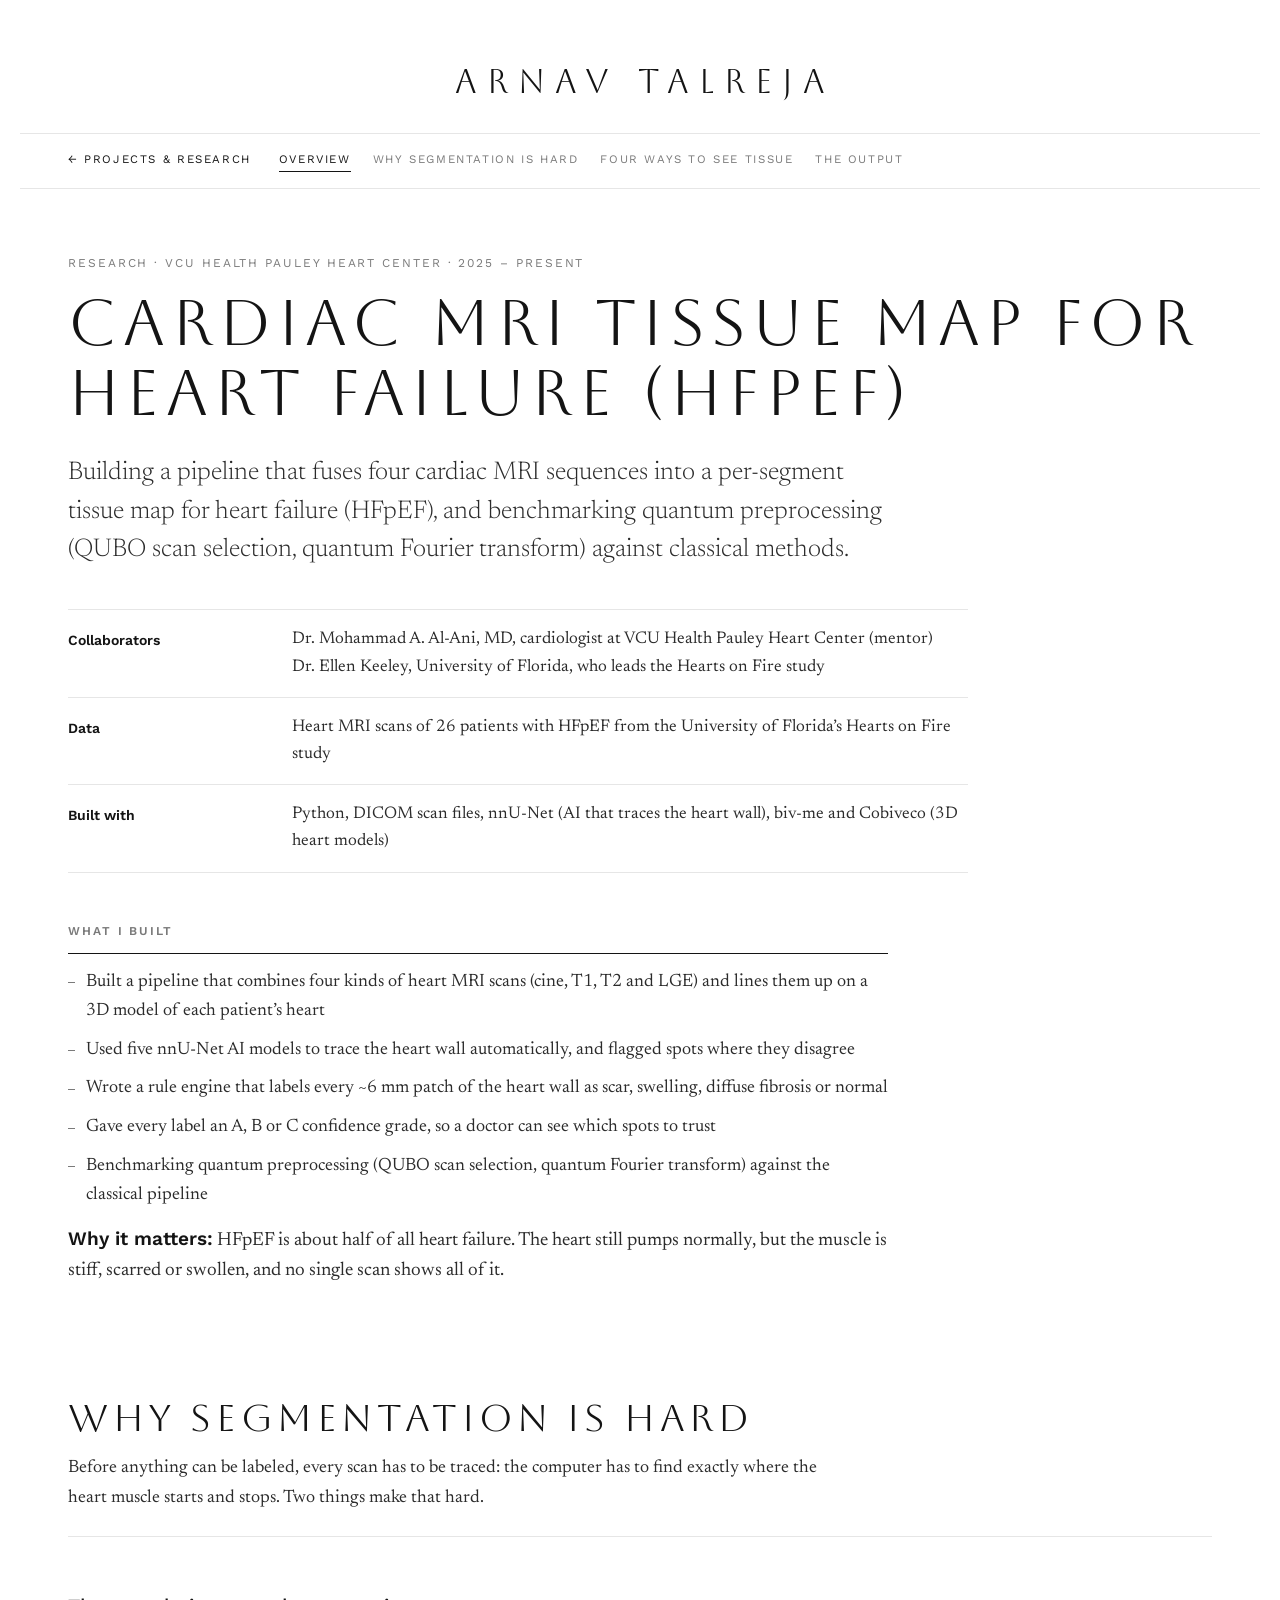
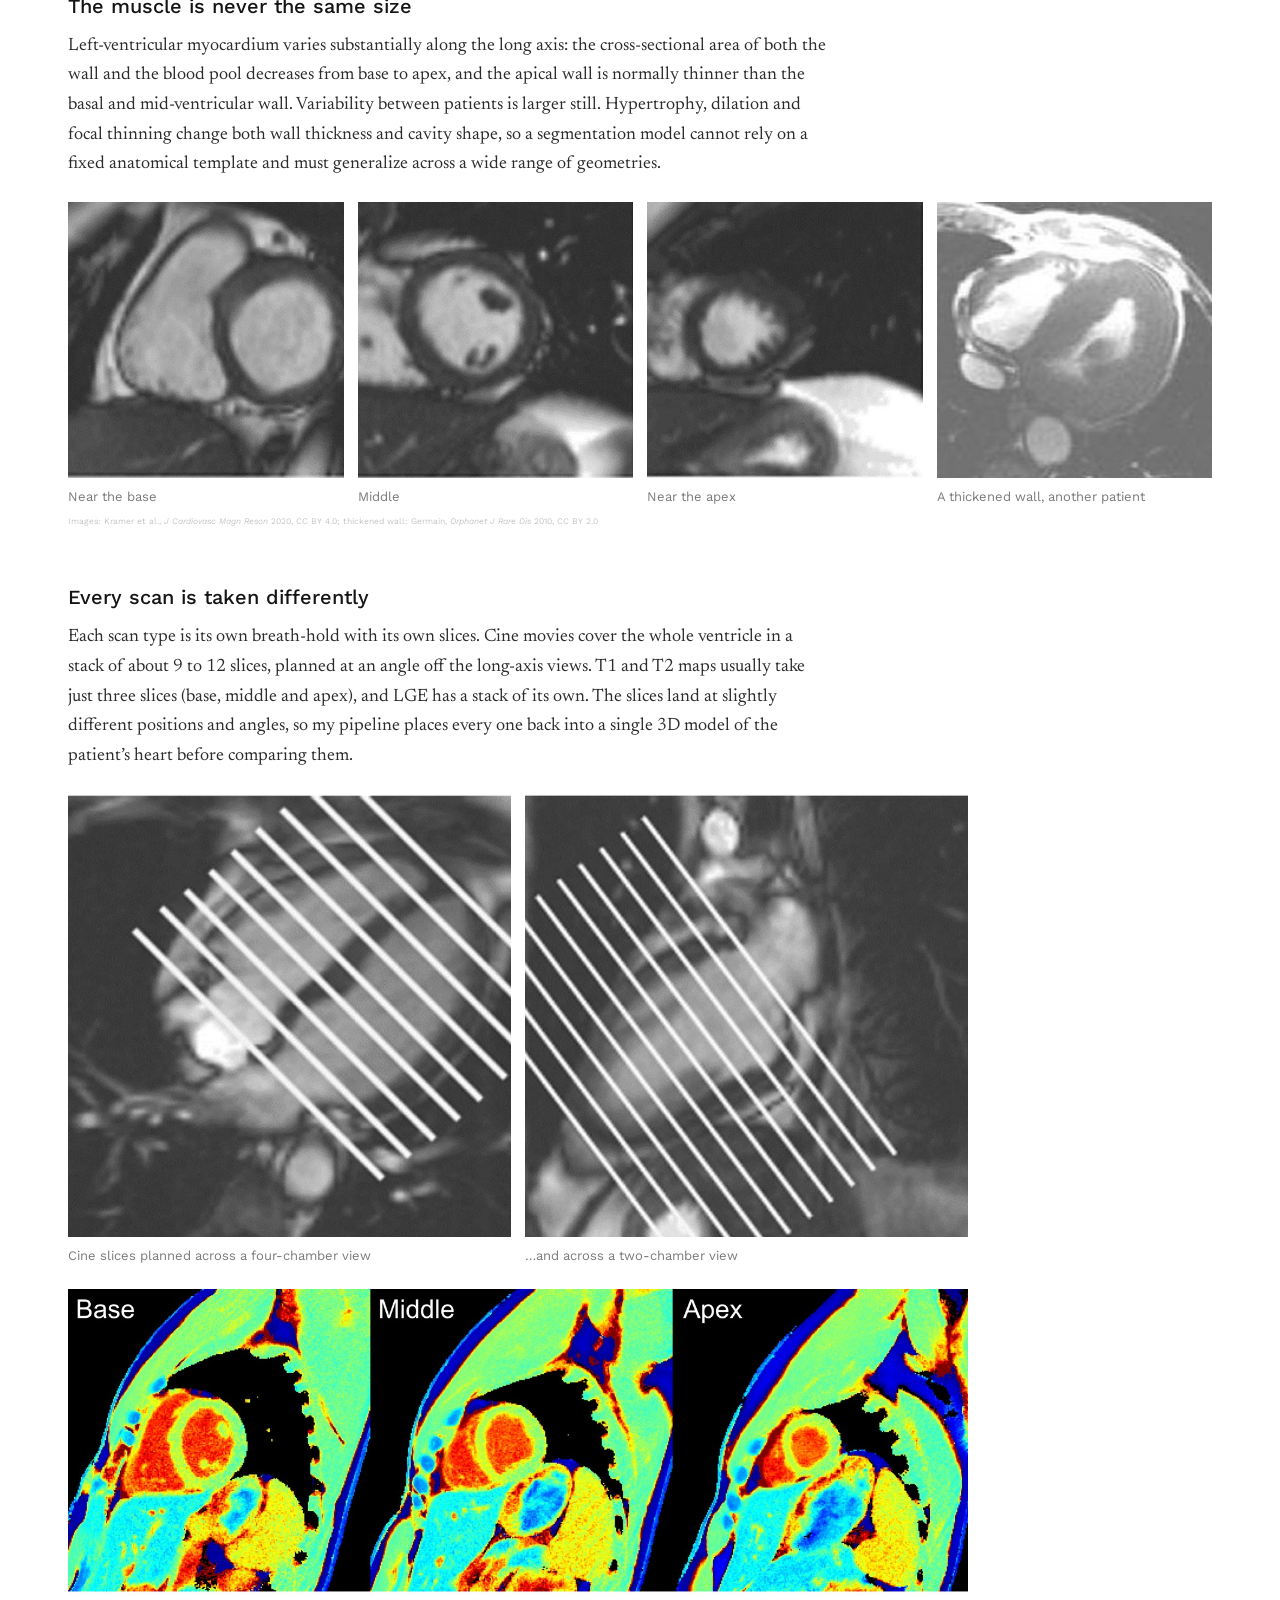
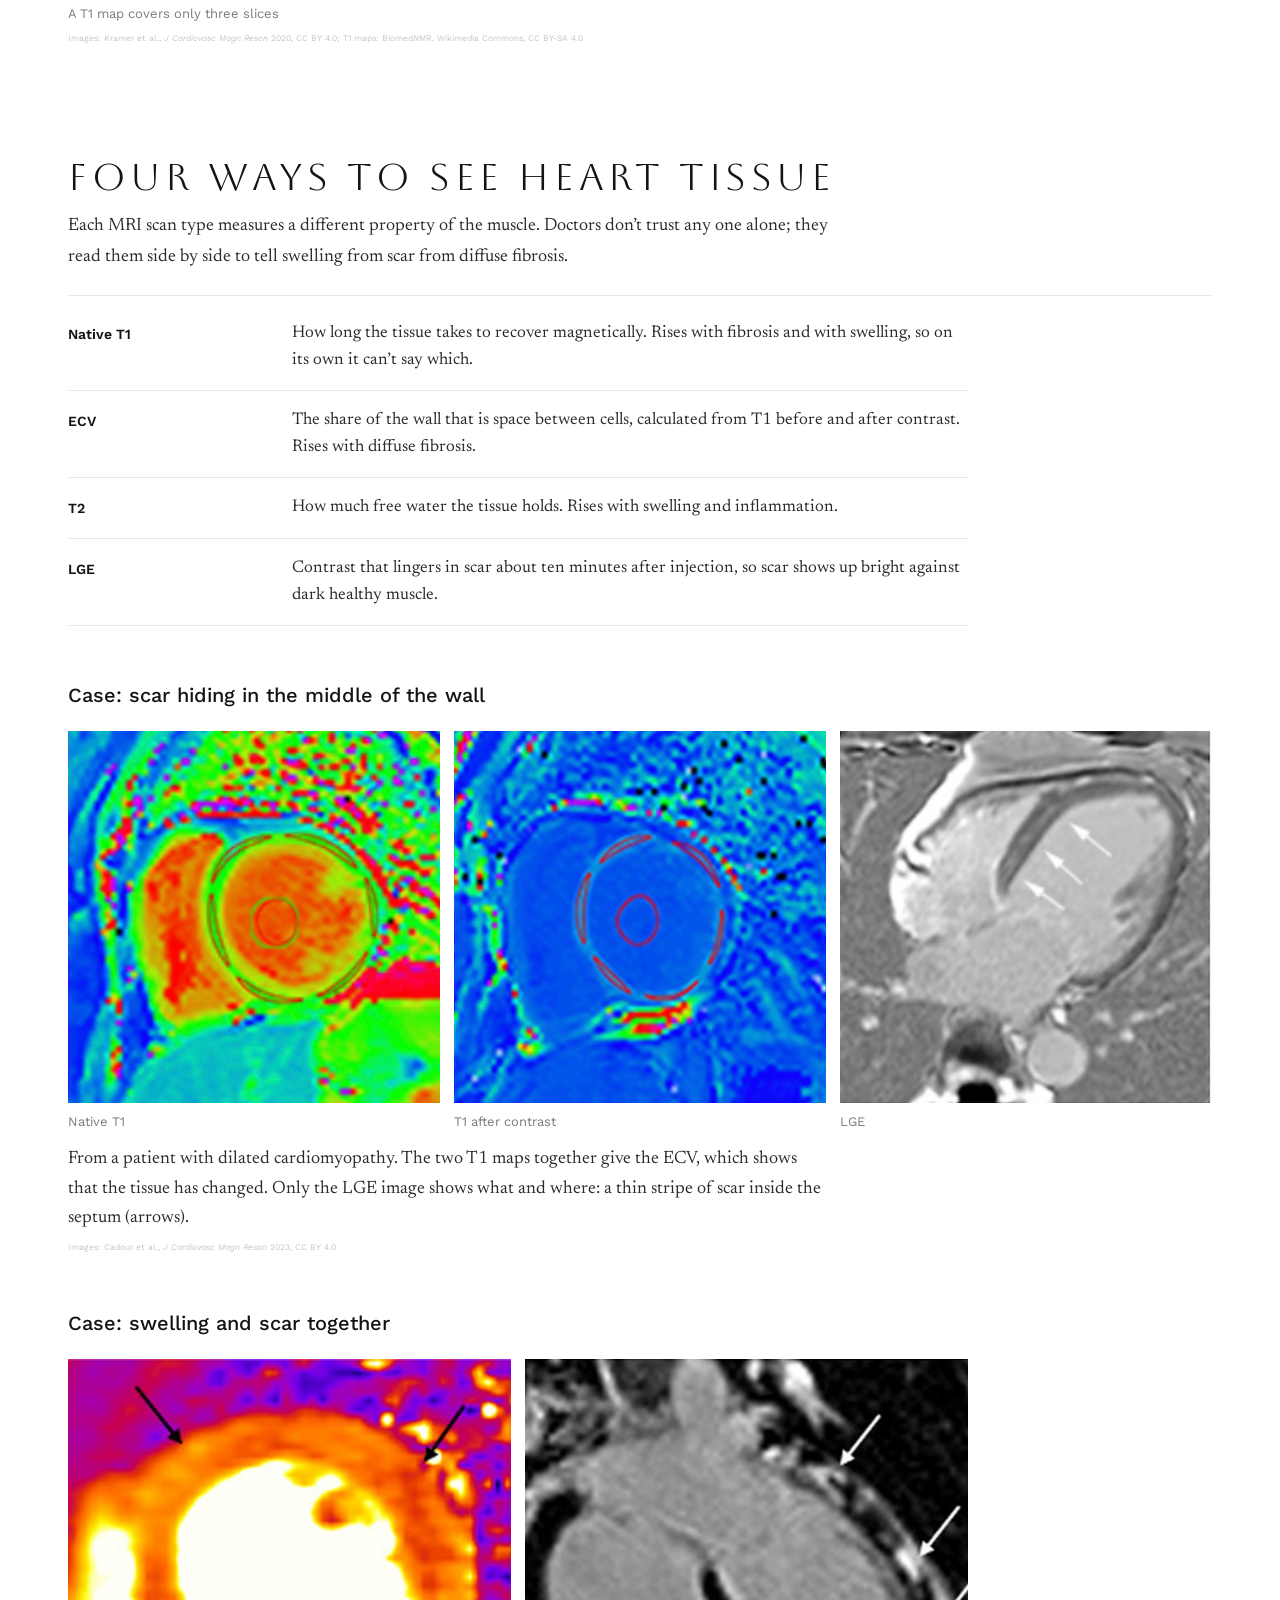
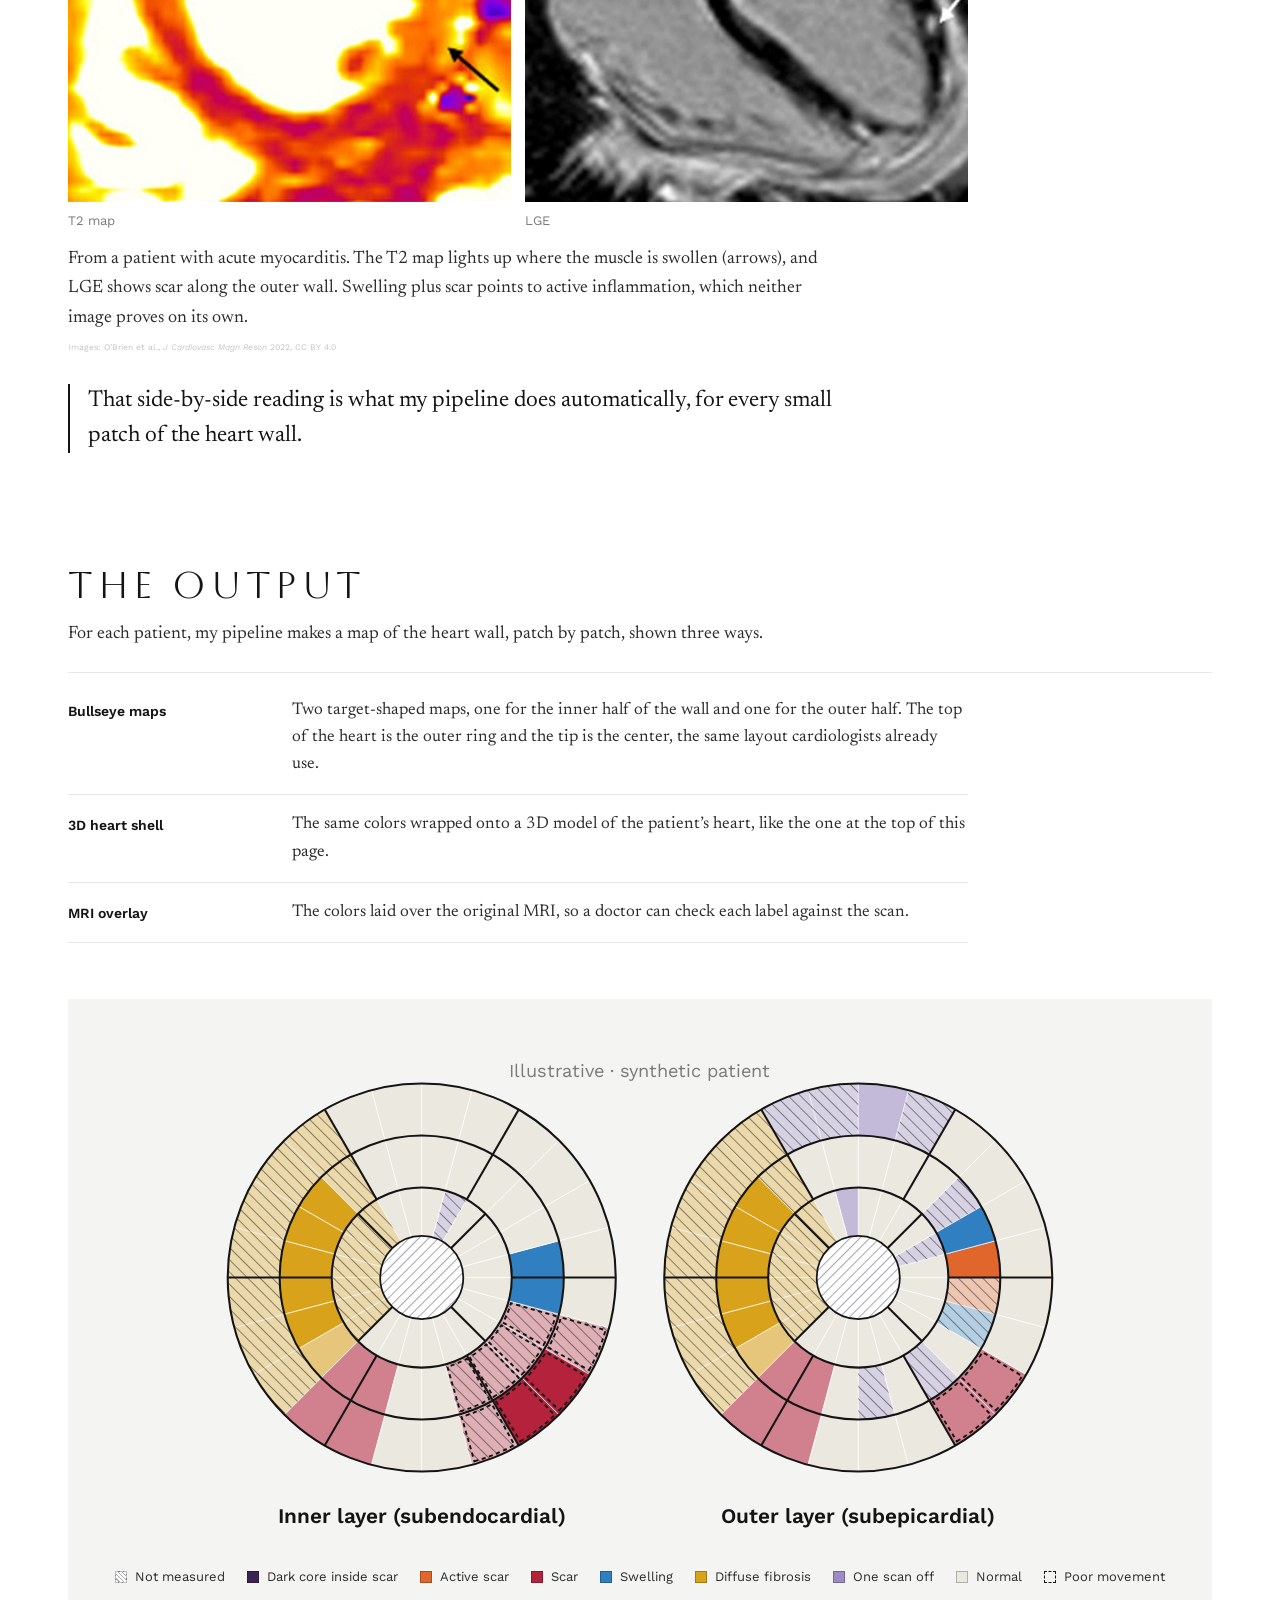
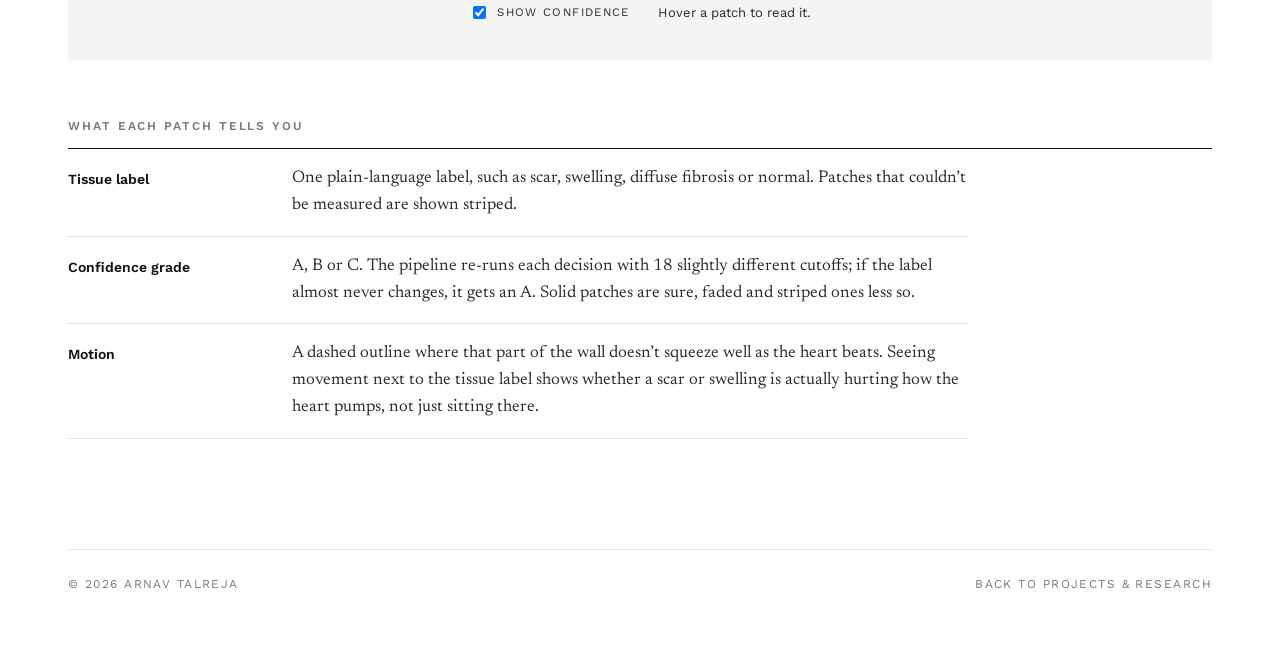
<file: cardiac-mri.html>
<!doctype html>
<html lang="en">
<head>
<meta charset="utf-8">
<meta name="viewport" content="width=device-width, initial-scale=1">
<title>Cardiac MRI Tissue Map for Heart Failure (HFpEF) · Arnav Talreja</title>
<meta name="description" content="A cardiac MRI research pipeline that labels every ~6 mm patch of the left ventricle wall with a tissue class and a confidence grade. All images are illustrative.">
<link rel="preconnect" href="https://fonts.googleapis.com">
<link rel="preconnect" href="https://fonts.gstatic.com" crossorigin>
<link href="https://fonts.googleapis.com/css2?family=Aboreto&family=Newsreader:ital,opsz,wght@0,6..72,300;0,6..72,400;1,6..72,300;1,6..72,400&family=Work+Sans:wght@300;400;500;600&display=swap" rel="stylesheet">
<link rel="stylesheet" href="css/style.css?v=1791290000">
<style>
:root{--tissue:#efe6e0}
body{background:var(--bg)}
.cm-nav{position:sticky;top:0;z-index:20;display:flex;align-items:center;gap:28px;max-width:var(--wide);margin:0 auto;padding:14px var(--pad);background:rgba(255,255,255,.94);backdrop-filter:blur(6px);border-top:1px solid var(--hair);border-bottom:1px solid var(--hair);font-family:var(--sans);font-size:11.5px;letter-spacing:.14em;text-transform:uppercase}
.cm-nav a{text-decoration:none;color:var(--grey);white-space:nowrap;padding-bottom:2px;border-bottom:1px solid transparent;transition:color .3s,border-color .3s}
.cm-nav a:hover,.cm-nav a.is-active{color:var(--ink);border-bottom-color:var(--ink)}
.cm-nav__back{color:var(--ink)!important}
.cm-nav__links{display:flex;gap:22px;overflow-x:auto;scrollbar-width:none;flex:1;padding:2px 0}
.cm-nav__links::-webkit-scrollbar{display:none}
.cm{max-width:var(--wide);margin:0 auto;padding:0 var(--pad) 40px}
.cm-sec{padding-top:110px;scroll-margin-top:40px}
.cm-hero{padding-top:64px}
.cm-kicker{font-family:var(--sans);font-size:12px;letter-spacing:.16em;text-transform:uppercase;color:var(--grey)}
.cm-title{font-family:var(--caps);font-weight:400;font-size:clamp(30px,5vw,64px);letter-spacing:.1em;text-transform:uppercase;line-height:1.1;margin-top:14px}
.cm-lead{max-width:820px;margin-top:26px;font-weight:300;font-size:clamp(20px,2vw,26px);line-height:1.5;color:var(--body)}
.cm-rows{margin-top:40px;border-top:1px solid var(--hair);max-width:900px}
.cm-rows div{display:grid;grid-template-columns:200px minmax(0,1fr);gap:24px;padding:16px 0;border-bottom:1px solid var(--hair)}
.cm-rows dt{font-family:var(--sans);font-weight:600;font-size:14px;padding-top:3px}
.cm-rows dd{color:var(--body);font-size:17px;line-height:1.6}
.cm-fig{margin-top:56px}
.cm-fig .iso{font-family:var(--sans)}
.cm-head{display:grid;gap:12px;padding-bottom:22px;border-bottom:1px solid var(--hair);margin-bottom:8px}
.cm-head p{max-width:760px;color:var(--body);font-size:18px}
.cm-h{font-family:var(--caps);font-weight:400;font-size:clamp(24px,3vw,42px);letter-spacing:.12em;text-transform:uppercase;line-height:1.15}
.cm-idea{margin-top:48px;max-width:820px}
.cm-idea__big{font-family:var(--caps);font-size:clamp(24px,3vw,38px);letter-spacing:.08em;text-transform:uppercase;margin:14px 0 12px;line-height:1.2}
.cm-idea p:last-child{color:var(--body)}
.cm-why{margin-top:64px;background:var(--ink);color:#fff;padding:clamp(28px,4vw,48px)}
.cm-why__h{font-family:var(--caps);font-weight:400;font-size:clamp(20px,2.4vw,30px);letter-spacing:.14em;text-transform:uppercase}
.cm-why__grid{display:grid;grid-template-columns:repeat(3,minmax(0,1fr));gap:28px 40px;margin-top:26px}
.cm-why b{font-family:var(--sans);font-weight:600;font-size:12px;letter-spacing:.16em;text-transform:uppercase;color:rgba(255,255,255,.66)}
.cm-why p{margin-top:8px;font-size:17px;line-height:1.6;color:rgba(255,255,255,.92)}
/* stepper */
.cm-step[hidden]{display:none}
.cm-steps{margin-top:30px}
.cm-tabs{display:flex;flex-wrap:wrap;gap:8px 24px;font-family:var(--sans);font-size:12px;letter-spacing:.14em;text-transform:uppercase}
.cm-tabs button,.cm-step__nav button{color:var(--grey);padding-bottom:3px;border-bottom:1px solid transparent;transition:color .3s,border-color .3s;font:inherit;letter-spacing:inherit;text-transform:inherit;background:none;cursor:pointer}
.cm-tabs button:hover{color:var(--ink)}
.cm-tabs button[aria-selected="true"]{color:var(--ink);border-bottom-color:var(--ink)}
.cm-step{display:grid;grid-template-columns:minmax(0,7fr) minmax(0,5fr);gap:clamp(28px,5vw,72px);align-items:center;margin-top:34px}
.cm-step__fig{margin:0;background:var(--soft);padding:clamp(14px,3vw,34px)}
.cm-step__fig svg{display:block;width:100%;height:auto;max-height:520px}
.cm-step__fig figcaption{margin-top:10px;font-size:13px;font-style:italic;color:var(--grey)}
.cm-pair{display:grid;grid-template-columns:1fr 1fr;gap:12px}
.cm-step__text h3{font-family:var(--sans);font-weight:500;font-size:22px;line-height:1.3}
.cm-step__text p{margin-top:14px;color:var(--body)}
.cm-step__text b{font-weight:500;color:var(--ink)}
.cm-step__nav{display:flex;gap:28px;font-family:var(--sans);font-size:12px;letter-spacing:.14em;text-transform:uppercase}
.cm-step__nav button:hover{color:var(--ink);border-bottom-color:var(--ink)}
/* channel cards */
.cm-cards{display:grid;grid-template-columns:repeat(4,minmax(0,1fr));gap:0;margin-top:48px;border-top:1px solid var(--ink)}
.cm-cards li{padding:22px 22px 26px 0;border-bottom:1px solid var(--hair)}
.cm-cards li+li{padding-left:22px;border-left:1px solid var(--hair)}
.cm-cards h3{font-family:var(--sans);font-weight:600;font-size:15px;line-height:1.35}
.cm-cards p{margin-top:10px;font-size:16px;line-height:1.6;color:var(--body)}
.cm-like{font-style:italic}
.cm-up span,.cm-flow__carry span,.cm-flow__track span{display:block;font-family:var(--sans);font-size:10.5px;letter-spacing:.16em;text-transform:uppercase;color:var(--grey);margin-bottom:4px;font-style:normal}
.cm-note{max-width:820px;margin-top:28px;color:var(--body);font-size:17px}
.cm-note b{font-weight:500;color:var(--ink)}
.cm-key{max-width:820px;margin-top:30px;padding-left:18px;border-left:2px solid var(--ink);font-size:clamp(19px,1.8vw,23px);line-height:1.5}
/* pipeline */
.cm-flow{display:grid;grid-template-columns:repeat(6,minmax(0,1fr) 16px) minmax(0,1fr);align-items:stretch;margin-top:36px}
.cm-flow{grid-template-rows:auto auto}
.cm-flow__stage{display:grid;grid-column:var(--col);grid-row:1 / span 2;grid-template-rows:subgrid;min-width:0}
.cm-flow__card{border:1px solid var(--ink);padding:14px 12px 16px;background:#fff}
.cm-flow__card h3{font-family:var(--sans);font-weight:600;font-size:14px;line-height:1.3}
.cm-flow__card p{margin-top:8px;font-size:14.5px;line-height:1.5;color:var(--body)}
.cm-flow__stage--out .cm-flow__card{background:var(--ink);color:#fff}
.cm-flow__stage--out .cm-flow__card p{color:rgba(255,255,255,.88)}
.cm-flow__carry{margin-top:18px;padding:12px 12px 14px;background:var(--soft);border-top:2px solid var(--ink);font-size:14px;line-height:1.45;color:var(--ink);position:relative}
.cm-flow__arrow{position:relative;grid-column:var(--col);grid-row:1;align-self:start;margin-top:40px;height:1px;background:var(--ink)}
.cm-flow__arrow::after{content:"";position:absolute;right:-1px;top:-4px;border:4.5px solid transparent;border-left:7px solid var(--ink);border-right:0}
.cm-flow__track{margin-top:20px;max-width:820px;font-size:17px;color:var(--body)}
/* rules + legend */
.cm-two{display:grid;grid-template-columns:minmax(0,7fr) minmax(0,5fr);gap:clamp(28px,5vw,72px);margin-top:56px}
.cm-sub{font-family:var(--sans);font-weight:600;font-size:12px;letter-spacing:.16em;text-transform:uppercase;color:var(--grey);padding-bottom:12px;border-bottom:1px solid var(--ink)}
.cm-rules li{position:relative;padding:14px 0 14px 26px;border-bottom:1px solid var(--hair)}
.cm-rules li::before{content:"";position:absolute;left:6px;top:0;bottom:0;width:1px;background:var(--hair)}
.cm-rules li::after{content:"";position:absolute;left:3px;top:21px;width:7px;height:7px;border-radius:50%;background:var(--ink)}
.cm-rules__q{font-family:var(--sans);font-weight:500;font-size:15.5px}
.cm-rules__a{margin-top:4px;font-size:16px;line-height:1.55;color:var(--body)}
.cm-rules__a b{font-weight:500;color:var(--ink);margin-right:8px}
.cm-sw{display:inline-block;width:12px;height:12px;margin-right:8px;vertical-align:-1px;background:var(--c);border:1px solid rgba(0,0,0,.25)}
.cm-sw--nm{background:repeating-linear-gradient(45deg,#fff 0 2px,#a9a9ad 2px 3px)}
.cm-sw--dash{background:none;border:1.5px dashed var(--ink)}
.cm-legend li{display:grid;grid-template-columns:22px minmax(0,1fr);padding:10px 0;border-bottom:1px solid var(--hair);font-size:15.5px;line-height:1.4}
.cm-legend li .cm-sw{grid-row:span 2;margin-top:4px}
.cm-legend b{font-family:var(--sans);font-weight:500;font-size:14.5px}
.cm-legend small{color:var(--grey);font-size:14px}
.cm-grades{margin-top:22px}
.cm-grades li{padding:8px 0;font-size:15px;color:var(--body);display:flex;gap:10px;align-items:baseline}
.cm-grades b{font-family:var(--sans);font-weight:600;font-size:13.5px;color:var(--ink);white-space:nowrap}
.cm-g{display:inline-block;width:22px;height:12px;flex:none;background:#b5223c}
.cm-g--b{opacity:.5}
.cm-g--c{opacity:.28;background-image:repeating-linear-gradient(-45deg,transparent 0 3px,#000 3px 4px)}
.cm-output{margin:56px 0 0;background:var(--soft);padding:clamp(16px,3vw,36px)}
.cm-output__map svg{display:block;width:100%;max-width:880px;height:auto;margin:0 auto}
.ob-cell{stroke:#fff;stroke-width:.4;transition:opacity .3s}
.ob-cell[data-grade="B"]{opacity:.55}
.ob-cell[data-grade="C"]{opacity:.32}
.is-plain .ob-cell{opacity:1}.is-plain .ob-c{display:none}
.ob-cell:hover{stroke:#141414;stroke-width:1.4}
.cm-output figcaption{display:flex;flex-wrap:wrap;gap:10px 28px;align-items:center;justify-content:center;margin-top:14px;font-family:var(--sans);font-size:13px;color:var(--body)}
.cm-toggle{display:inline-flex;gap:8px;align-items:center;letter-spacing:.12em;text-transform:uppercase;font-size:11.5px;cursor:pointer}
.cm-output__read{min-height:1.4em;font-variant-numeric:tabular-nums}
.cm-chips{display:flex;flex-wrap:wrap;justify-content:center;gap:8px 22px;margin-top:18px;font-family:var(--sans);font-size:13px;color:var(--body)}
.cm-chips li{display:inline-flex;align-items:center}
.cm-idea p{margin-top:14px;font-size:19px;line-height:1.6;color:var(--body)}
.cm-idea b{font-family:var(--sans);font-weight:600;color:var(--ink)}
.cm-thanks--small{font-size:16px;color:var(--grey)}
.cm-end{margin-top:110px}
.cm-sub--gap{margin-top:56px}
.cm-head + .cm-rows,.cm-sub + .cm-rows{margin-top:0;border-top:0}
.cm-points{max-width:none}
.cm-points li{font-size:18px}
.cm-why1{margin-top:26px;font-size:18px;line-height:1.6;color:var(--body)}
.cm-why1 b{font-family:var(--sans);font-weight:600;color:var(--ink)}
.cm-idea .cm-sub{margin-bottom:6px}
.cm-h3{font-family:var(--sans);font-weight:500;font-size:20px;line-height:1.35;margin-top:56px}
.cm-p{max-width:760px;margin-top:12px;font-size:18px;line-height:1.65;color:var(--body)}
.cm-shots{display:grid;gap:14px;margin-top:22px}
.cm-shots--4{grid-template-columns:repeat(4,minmax(0,1fr))}
.cm-shots--3{grid-template-columns:repeat(3,minmax(0,1fr))}
.cm-shots--2{grid-template-columns:repeat(2,minmax(0,1fr));max-width:900px}
.cm-shots--plan{grid-template-columns:repeat(2,minmax(0,1fr));max-width:900px}
.cm-shots--1{max-width:900px}
.cm-shot{margin:0}
.cm-shots--4 img,.cm-shots--3 img,.cm-shots--2 img,.cm-shots--plan img{aspect-ratio:1;object-fit:cover}
.cm-shot img{display:block;width:100%;height:auto;background:#000}
.cm-shot figcaption{margin-top:8px;font-family:var(--sans);font-size:13px;color:var(--grey)}
.cm-credit{margin-top:6px;font-family:var(--sans);font-size:8.5px;color:#c4c4c4}
.cm-thanks{max-width:820px;margin-top:26px;font-size:19px;line-height:1.7;color:var(--body)}
.cm .foot{margin-top:90px}
/* kit card inside the site */
.cm .iso-plate-corners,.cm .iso-keys{display:none}
.cm .iso-plate{padding:22px 18px}
.cm .lb-pick{font-family:var(--sans);font-size:12px;letter-spacing:.14em;color:var(--grey)}
.cm .lb-call{font-family:var(--serif);font-size:16px;letter-spacing:0;color:var(--body)}
.cm .iso-figure{margin:0}
.cm .iso-plate{box-shadow:0 0 0 1px var(--hair)}
.cm .iso-legend{font-family:var(--serif);font-size:15px}
@media (max-width:1100px){
  .cm-flow{grid-template-columns:minmax(0,1fr);grid-template-rows:none;gap:0}
  .cm-flow__arrow,.cm-flow__stage{grid-column:auto!important}
  .cm-flow__arrow{grid-row:auto}
  .cm-flow__stage{grid-row:auto!important;grid-template-columns:minmax(0,1fr) minmax(0,1fr);grid-template-rows:none;gap:14px}
  .cm-flow__carry{margin-top:0;border-top:0;border-left:2px solid var(--ink)}
  .cm-flow__arrow{height:22px;width:1px;margin:0 0 0 24px}
  .cm-flow__arrow::after{right:auto;left:-4px;top:auto;bottom:-1px;border:4.5px solid transparent;border-top:7px solid var(--ink);border-bottom:0}
  .cm-cards{grid-template-columns:repeat(2,minmax(0,1fr))}
  .cm-cards li:nth-child(3){padding-left:0;border-left:0}
}
@media (max-width:820px){
  .cm-step,.cm-two{grid-template-columns:minmax(0,1fr)}
  .cm-why__grid{grid-template-columns:minmax(0,1fr)}
  .cm-rows div{grid-template-columns:minmax(0,1fr);gap:4px}
}
@media (max-width:820px){.cm-shots--4{grid-template-columns:repeat(2,minmax(0,1fr))}}
@media (max-width:560px){
  .cm-shots--3,.cm-shots--2,.cm-shots--plan{grid-template-columns:minmax(0,1fr)}
  .cm-cards{grid-template-columns:minmax(0,1fr)}
  .cm-cards li+li{padding-left:0;border-left:0}
  .cm-flow__stage{grid-template-columns:minmax(0,1fr)}
  .cm-flow__carry{border-left:0;border-top:2px solid var(--ink)}
  .cm-pair{grid-template-columns:minmax(0,1fr)}
  .cm-nav{gap:18px}
  .cm-sec{padding-top:80px}
  .cm .iso-plate{overflow:hidden;padding:14px 10px}
  .cm .iso-plate .iso-svg{width:116%;max-width:none;margin-left:-8%}
}
</style>
</head>
<body>

<a class="skip" href="#main">Skip to content</a>
<header class="mast" id="top"><a class="mast__name" href="index.html">Arnav Talreja</a></header>
<nav class="cm-nav" aria-label="On this page"><a class="cm-nav__back" href="index.html#projects">← Projects &amp; Research</a><div class="cm-nav__links"><a href="#overview">Overview</a><a href="#segmentation">Why segmentation is hard</a><a href="#channels">Four ways to see tissue</a><a href="#output">The output</a></div></nav>
<main id="main" class="cm">

<section id="overview" class="cm-sec cm-hero">
  <p class="cm-kicker">Research · VCU Health Pauley Heart Center · 2025 – Present</p>
  <h1 class="cm-title">Cardiac MRI Tissue Map for Heart Failure (HFpEF)</h1>
  <p class="cm-lead">Building a pipeline that fuses four cardiac MRI sequences into a per-segment tissue map for heart failure (HFpEF), and benchmarking quantum preprocessing (QUBO scan selection, quantum Fourier transform) against classical methods.</p>
  <dl class="cm-rows"><div><dt>Collaborators</dt><dd>Dr. Mohammad A. Al-Ani, MD, cardiologist at VCU Health Pauley Heart Center (mentor)<br>Dr. Ellen Keeley, University of Florida, who leads the Hearts on Fire study</dd></div><div><dt>Data</dt><dd>Heart MRI scans of 26 patients with HFpEF from the University of Florida’s Hearts on Fire study</dd></div><div><dt>Built with</dt><dd>Python, DICOM scan files, nnU-Net (AI that traces the heart wall), biv-me and Cobiveco (3D heart models)</dd></div></dl>
  <div class="cm-idea">
    <h2 class="cm-sub">What I built</h2>
    <ul class="points cm-points">
      <li>Built a pipeline that combines four kinds of heart MRI scans (cine, T1, T2 and LGE) and lines them up on a 3D model of each patient’s heart</li>
      <li>Used five nnU-Net AI models to trace the heart wall automatically, and flagged spots where they disagree</li>
      <li>Wrote a rule engine that labels every ~6 mm patch of the heart wall as scar, swelling, diffuse fibrosis or normal</li>
      <li>Gave every label an A, B or C confidence grade, so a doctor can see which spots to trust</li>
      <li>Benchmarking quantum preprocessing (QUBO scan selection, quantum Fourier transform) against the classical pipeline</li>
    </ul>
    <p class="cm-why1"><b>Why it matters:</b> HFpEF is about half of all heart failure. The heart still pumps normally, but the muscle is stiff, scarred or swollen, and no single scan shows all of it.</p>
  </div>
</section>

<section id="segmentation" class="cm-sec">
  <header class="cm-head"><h2 class="cm-h">Why segmentation is hard</h2><p>Before anything can be labeled, every scan has to be traced: the computer has to find exactly where the heart muscle starts and stops. Two things make that hard.</p></header>
  <h3 class="cm-h3">The muscle is never the same size</h3>
  <p class="cm-p">Left-ventricular myocardium varies substantially along the long axis: the cross-sectional area of both the wall and the blood pool decreases from base to apex, and the apical wall is normally thinner than the basal and mid-ventricular wall. Variability between patients is larger still. Hypertrophy, dilation and focal thinning change both wall thickness and cavity shape, so a segmentation model cannot rely on a fixed anatomical template and must generalize across a wide range of geometries.</p>
  <div class="cm-shots cm-shots--4">
    <figure class="cm-shot"><img src="assets/research/cmri/cine-base.jpg" alt="Near the base" loading="lazy" decoding="async"><figcaption>Near the base</figcaption></figure><figure class="cm-shot"><img src="assets/research/cmri/cine-mid.jpg" alt="Middle" loading="lazy" decoding="async"><figcaption>Middle</figcaption></figure><figure class="cm-shot"><img src="assets/research/cmri/cine-apex.jpg" alt="Near the apex" loading="lazy" decoding="async"><figcaption>Near the apex</figcaption></figure><figure class="cm-shot"><img src="assets/research/cmri/thick-wall.jpg" alt="A thickened wall, another patient" loading="lazy" decoding="async"><figcaption>A thickened wall, another patient</figcaption></figure>
  </div>
  <p class="cm-credit">Images: Kramer et al., <i>J Cardiovasc Magn Reson</i> 2020, CC BY 4.0; thickened wall: Germain, <i>Orphanet J Rare Dis</i> 2010, CC BY 2.0</p>
  <h3 class="cm-h3">Every scan is taken differently</h3>
  <p class="cm-p">Each scan type is its own breath-hold with its own slices. Cine movies cover the whole ventricle in a stack of about 9 to 12 slices, planned at an angle off the long-axis views. T1 and T2 maps usually take just three slices (base, middle and apex), and LGE has a stack of its own. The slices land at slightly different positions and angles, so my pipeline places every one back into a single 3D model of the patient’s heart before comparing them.</p>
  <div class="cm-shots cm-shots--plan">
    <figure class="cm-shot"><img src="assets/research/cmri/plan-4ch.jpg" alt="Cine slices planned across a four-chamber view" loading="lazy" decoding="async"><figcaption>Cine slices planned across a four-chamber view</figcaption></figure><figure class="cm-shot"><img src="assets/research/cmri/plan-2ch.jpg" alt="…and across a two-chamber view" loading="lazy" decoding="async"><figcaption>…and across a two-chamber view</figcaption></figure>
  </div>
  <div class="cm-shots cm-shots--1"><figure class="cm-shot"><img src="assets/research/cmri/t1-three-slices.jpg" alt="A T1 map covers only three slices" loading="lazy" decoding="async"><figcaption>A T1 map covers only three slices</figcaption></figure></div>
  <p class="cm-credit">Images: Kramer et al., <i>J Cardiovasc Magn Reson</i> 2020, CC BY 4.0; T1 maps: BiomedNMR, Wikimedia Commons, CC BY-SA 4.0</p>
</section>

<section id="channels" class="cm-sec">
  <header class="cm-head"><h2 class="cm-h">Four ways to see heart tissue</h2><p>Each MRI scan type measures a different property of the muscle. Doctors don’t trust any one alone; they read them side by side to tell swelling from scar from diffuse fibrosis.</p></header>
  <dl class="cm-rows"><div><dt>Native T1</dt><dd>How long the tissue takes to recover magnetically. Rises with fibrosis and with swelling, so on its own it can’t say which.</dd></div><div><dt>ECV</dt><dd>The share of the wall that is space between cells, calculated from T1 before and after contrast. Rises with diffuse fibrosis.</dd></div><div><dt>T2</dt><dd>How much free water the tissue holds. Rises with swelling and inflammation.</dd></div><div><dt>LGE</dt><dd>Contrast that lingers in scar about ten minutes after injection, so scar shows up bright against dark healthy muscle.</dd></div></dl>
  <h3 class="cm-h3">Case: scar hiding in the middle of the wall</h3>
  <div class="cm-shots cm-shots--3">
    <figure class="cm-shot"><img src="assets/research/cmri/native-t1.jpg" alt="Native T1" loading="lazy" decoding="async"><figcaption>Native T1</figcaption></figure><figure class="cm-shot"><img src="assets/research/cmri/post-t1.jpg" alt="T1 after contrast" loading="lazy" decoding="async"><figcaption>T1 after contrast</figcaption></figure><figure class="cm-shot"><img src="assets/research/cmri/lge-midwall.jpg" alt="LGE" loading="lazy" decoding="async"><figcaption>LGE</figcaption></figure>
  </div>
  <p class="cm-p">From a patient with dilated cardiomyopathy. The two T1 maps together give the ECV, which shows that the tissue has changed. Only the LGE image shows what and where: a thin stripe of scar inside the septum (arrows).</p>
  <p class="cm-credit">Images: Cadour et al., <i>J Cardiovasc Magn Reson</i> 2023, CC BY 4.0</p>
  <h3 class="cm-h3">Case: swelling and scar together</h3>
  <div class="cm-shots cm-shots--2">
    <figure class="cm-shot"><img src="assets/research/cmri/t2-myocarditis.jpg" alt="T2 map" loading="lazy" decoding="async"><figcaption>T2 map</figcaption></figure><figure class="cm-shot"><img src="assets/research/cmri/lge-myocarditis.jpg" alt="LGE" loading="lazy" decoding="async"><figcaption>LGE</figcaption></figure>
  </div>
  <p class="cm-p">From a patient with acute myocarditis. The T2 map lights up where the muscle is swollen (arrows), and LGE shows scar along the outer wall. Swelling plus scar points to active inflammation, which neither image proves on its own.</p>
  <p class="cm-credit">Images: O’Brien et al., <i>J Cardiovasc Magn Reson</i> 2022, CC BY 4.0</p>
  <p class="cm-key">That side-by-side reading is what my pipeline does automatically, for every small patch of the heart wall.</p>
</section>

<section id="output" class="cm-sec">
  <header class="cm-head"><h2 class="cm-h">The output</h2><p>For each patient, my pipeline makes a map of the heart wall, patch by patch, shown three ways.</p></header>
  <dl class="cm-rows"><div><dt>Bullseye maps</dt><dd>Two target-shaped maps, one for the inner half of the wall and one for the outer half. The top of the heart is the outer ring and the tip is the center, the same layout cardiologists already use.</dd></div><div><dt>3D heart shell</dt><dd>The same colors wrapped onto a 3D model of the patient’s heart, like the one at the top of this page.</dd></div><div><dt>MRI overlay</dt><dd>The colors laid over the original MRI, so a doctor can check each label against the scan.</dd></div></dl>
  <figure class="cm-output">
  <div class="cm-output__map"><svg viewBox="0 0 508 296" xmlns="http://www.w3.org/2000/svg" role="img" aria-label="Illustrative output: two bullseye maps, inner and outer layer, each cell coloured by tissue class, with lower-confidence cells faded or hatched" font-family="Work Sans, Helvetica Neue, Arial, sans-serif"><defs><pattern id="ob-h" width="4" height="4" patternUnits="userSpaceOnUse" patternTransform="rotate(45)"><rect width="4" height="4" fill="#fff"/><line x1="0" y1="0" x2="0" y2="4" stroke="#a9a9ad" stroke-width="1.2"/></pattern><pattern id="ob-c" width="5" height="5" patternUnits="userSpaceOnUse" patternTransform="rotate(-45)"><line x1="0" y1="0" x2="0" y2="5" stroke="#141414" stroke-width="1" opacity=".55"/></pattern></defs><g class="ob-eye" data-layer="0"><path class="ob-cell" d="M 240.0 140.0 A 112 112 0 0 0 236.2 111.0 L 207.2 118.8 A 82 82 0 0 1 210.0 140.0 Z" fill="#ebe8df" data-cls="normal" data-grade="A" data-csi="18" data-where="Base · 8° · inner layer"/><path class="ob-cell" d="M 236.2 111.0 A 112 112 0 0 0 225.0 84.0 L 199.0 99.0 A 82 82 0 0 1 207.2 118.8 Z" fill="#ebe8df" data-cls="normal" data-grade="A" data-csi="17" data-where="Base · 23° · inner layer"/><path class="ob-cell" d="M 225.0 84.0 A 112 112 0 0 0 207.2 60.8 L 186.0 82.0 A 82 82 0 0 1 199.0 99.0 Z" fill="#ebe8df" data-cls="normal" data-grade="A" data-csi="18" data-where="Base · 38° · inner layer"/><path class="ob-cell" d="M 207.2 60.8 A 112 112 0 0 0 184.0 43.0 L 169.0 69.0 A 82 82 0 0 1 186.0 82.0 Z" fill="#ebe8df" data-cls="normal" data-grade="A" data-csi="17" data-where="Base · 53° · inner layer"/><path class="ob-cell" d="M 184.0 43.0 A 112 112 0 0 0 157.0 31.8 L 149.2 60.8 A 82 82 0 0 1 169.0 69.0 Z" fill="#ebe8df" data-cls="normal" data-grade="A" data-csi="18" data-where="Base · 68° · inner layer"/><path class="ob-cell" d="M 157.0 31.8 A 112 112 0 0 0 128.0 28.0 L 128.0 58.0 A 82 82 0 0 1 149.2 60.8 Z" fill="#ebe8df" data-cls="normal" data-grade="A" data-csi="18" data-where="Base · 83° · inner layer"/><path class="ob-cell" d="M 128.0 28.0 A 112 112 0 0 0 99.0 31.8 L 106.8 60.8 A 82 82 0 0 1 128.0 58.0 Z" fill="#ebe8df" data-cls="normal" data-grade="A" data-csi="18" data-where="Base · 98° · inner layer"/><path class="ob-cell" d="M 99.0 31.8 A 112 112 0 0 0 72.0 43.0 L 87.0 69.0 A 82 82 0 0 1 106.8 60.8 Z" fill="#ebe8df" data-cls="normal" data-grade="A" data-csi="17" data-where="Base · 113° · inner layer"/><path class="ob-cell" d="M 72.0 43.0 A 112 112 0 0 0 48.8 60.8 L 70.0 82.0 A 82 82 0 0 1 87.0 69.0 Z" fill="#d9a21b" data-cls="interstitial" data-grade="C" data-csi="9" data-where="Base · 128° · inner layer"/><path class="ob-c" d="M 72.0 43.0 A 112 112 0 0 0 48.8 60.8 L 70.0 82.0 A 82 82 0 0 1 87.0 69.0 Z" fill="url(#ob-c)" pointer-events="none"/><path class="ob-cell" d="M 48.8 60.8 A 112 112 0 0 0 31.0 84.0 L 57.0 99.0 A 82 82 0 0 1 70.0 82.0 Z" fill="#d9a21b" data-cls="interstitial" data-grade="C" data-csi="10" data-where="Base · 143° · inner layer"/><path class="ob-c" d="M 48.8 60.8 A 112 112 0 0 0 31.0 84.0 L 57.0 99.0 A 82 82 0 0 1 70.0 82.0 Z" fill="url(#ob-c)" pointer-events="none"/><path class="ob-cell" d="M 31.0 84.0 A 112 112 0 0 0 19.8 111.0 L 48.8 118.8 A 82 82 0 0 1 57.0 99.0 Z" fill="#d9a21b" data-cls="interstitial" data-grade="C" data-csi="9" data-where="Base · 158° · inner layer"/><path class="ob-c" d="M 31.0 84.0 A 112 112 0 0 0 19.8 111.0 L 48.8 118.8 A 82 82 0 0 1 57.0 99.0 Z" fill="url(#ob-c)" pointer-events="none"/><path class="ob-cell" d="M 19.8 111.0 A 112 112 0 0 0 16.0 140.0 L 46.0 140.0 A 82 82 0 0 1 48.8 118.8 Z" fill="#d9a21b" data-cls="interstitial" data-grade="C" data-csi="9" data-where="Base · 173° · inner layer"/><path class="ob-c" d="M 19.8 111.0 A 112 112 0 0 0 16.0 140.0 L 46.0 140.0 A 82 82 0 0 1 48.8 118.8 Z" fill="url(#ob-c)" pointer-events="none"/><path class="ob-cell" d="M 16.0 140.0 A 112 112 0 0 0 19.8 169.0 L 48.8 161.2 A 82 82 0 0 1 46.0 140.0 Z" fill="#d9a21b" data-cls="interstitial" data-grade="C" data-csi="10" data-where="Base · 188° · inner layer"/><path class="ob-c" d="M 16.0 140.0 A 112 112 0 0 0 19.8 169.0 L 48.8 161.2 A 82 82 0 0 1 46.0 140.0 Z" fill="url(#ob-c)" pointer-events="none"/><path class="ob-cell" d="M 19.8 169.0 A 112 112 0 0 0 31.0 196.0 L 57.0 181.0 A 82 82 0 0 1 48.8 161.2 Z" fill="#d9a21b" data-cls="interstitial" data-grade="C" data-csi="9" data-where="Base · 203° · inner layer"/><path class="ob-c" d="M 19.8 169.0 A 112 112 0 0 0 31.0 196.0 L 57.0 181.0 A 82 82 0 0 1 48.8 161.2 Z" fill="url(#ob-c)" pointer-events="none"/><path class="ob-cell" d="M 31.0 196.0 A 112 112 0 0 0 48.8 219.2 L 70.0 198.0 A 82 82 0 0 1 57.0 181.0 Z" fill="#d9a21b" data-cls="interstitial" data-grade="C" data-csi="10" data-where="Base · 218° · inner layer"/><path class="ob-c" d="M 31.0 196.0 A 112 112 0 0 0 48.8 219.2 L 70.0 198.0 A 82 82 0 0 1 57.0 181.0 Z" fill="url(#ob-c)" pointer-events="none"/><path class="ob-cell" d="M 48.8 219.2 A 112 112 0 0 0 72.0 237.0 L 87.0 211.0 A 82 82 0 0 1 70.0 198.0 Z" fill="#b5223c" data-cls="scar" data-grade="B" data-csi="13" data-where="Base · 233° · inner layer"/><path class="ob-cell" d="M 72.0 237.0 A 112 112 0 0 0 99.0 248.2 L 106.8 219.2 A 82 82 0 0 1 87.0 211.0 Z" fill="#b5223c" data-cls="scar" data-grade="B" data-csi="14" data-where="Base · 248° · inner layer"/><path class="ob-cell" d="M 99.0 248.2 A 112 112 0 0 0 128.0 252.0 L 128.0 222.0 A 82 82 0 0 1 106.8 219.2 Z" fill="#ebe8df" data-cls="normal" data-grade="A" data-csi="18" data-where="Base · 263° · inner layer"/><path class="ob-cell" d="M 128.0 252.0 A 112 112 0 0 0 157.0 248.2 L 149.2 219.2 A 82 82 0 0 1 128.0 222.0 Z" fill="#ebe8df" data-cls="normal" data-grade="A" data-csi="18" data-where="Base · 278° · inner layer"/><path class="ob-cell" d="M 157.0 248.2 A 112 112 0 0 0 184.0 237.0 L 169.0 211.0 A 82 82 0 0 1 149.2 219.2 Z" fill="#b5223c" data-cls="scar" data-grade="C" data-csi="10" data-where="Base · 293° · inner layer" data-motion=""/><path class="ob-c" d="M 157.0 248.2 A 112 112 0 0 0 184.0 237.0 L 169.0 211.0 A 82 82 0 0 1 149.2 219.2 Z" fill="url(#ob-c)" pointer-events="none"/><path class="ob-cell" d="M 184.0 237.0 A 112 112 0 0 0 207.2 219.2 L 186.0 198.0 A 82 82 0 0 1 169.0 211.0 Z" fill="#b5223c" data-cls="scar" data-grade="A" data-csi="18" data-where="Base · 308° · inner layer" data-motion=""/><path class="ob-cell" d="M 207.2 219.2 A 112 112 0 0 0 225.0 196.0 L 199.0 181.0 A 82 82 0 0 1 186.0 198.0 Z" fill="#b5223c" data-cls="scar" data-grade="A" data-csi="18" data-where="Base · 323° · inner layer" data-motion=""/><path class="ob-cell" d="M 225.0 196.0 A 112 112 0 0 0 236.2 169.0 L 207.2 161.2 A 82 82 0 0 1 199.0 181.0 Z" fill="#b5223c" data-cls="scar" data-grade="C" data-csi="10" data-where="Base · 338° · inner layer" data-motion=""/><path class="ob-c" d="M 225.0 196.0 A 112 112 0 0 0 236.2 169.0 L 207.2 161.2 A 82 82 0 0 1 199.0 181.0 Z" fill="url(#ob-c)" pointer-events="none"/><path class="ob-cell" d="M 236.2 169.0 A 112 112 0 0 0 240.0 140.0 L 210.0 140.0 A 82 82 0 0 1 207.2 161.2 Z" fill="#ebe8df" data-cls="normal" data-grade="A" data-csi="17" data-where="Base · 353° · inner layer"/><path class="ob-cell" d="M 210.0 140.0 A 82 82 0 0 0 207.2 118.8 L 178.2 126.5 A 52 52 0 0 1 180.0 140.0 Z" fill="#2f7fc1" data-cls="edema" data-grade="A" data-csi="17" data-where="Mid · 8° · inner layer"/><path class="ob-cell" d="M 207.2 118.8 A 82 82 0 0 0 199.0 99.0 L 173.0 114.0 A 52 52 0 0 1 178.2 126.5 Z" fill="#ebe8df" data-cls="normal" data-grade="A" data-csi="18" data-where="Mid · 23° · inner layer"/><path class="ob-cell" d="M 199.0 99.0 A 82 82 0 0 0 186.0 82.0 L 164.8 103.2 A 52 52 0 0 1 173.0 114.0 Z" fill="#ebe8df" data-cls="normal" data-grade="A" data-csi="17" data-where="Mid · 38° · inner layer"/><path class="ob-cell" d="M 186.0 82.0 A 82 82 0 0 0 169.0 69.0 L 154.0 95.0 A 52 52 0 0 1 164.8 103.2 Z" fill="#ebe8df" data-cls="normal" data-grade="A" data-csi="18" data-where="Mid · 53° · inner layer"/><path class="ob-cell" d="M 169.0 69.0 A 82 82 0 0 0 149.2 60.8 L 141.5 89.8 A 52 52 0 0 1 154.0 95.0 Z" fill="#ebe8df" data-cls="normal" data-grade="A" data-csi="17" data-where="Mid · 68° · inner layer"/><path class="ob-cell" d="M 149.2 60.8 A 82 82 0 0 0 128.0 58.0 L 128.0 88.0 A 52 52 0 0 1 141.5 89.8 Z" fill="#ebe8df" data-cls="normal" data-grade="A" data-csi="17" data-where="Mid · 83° · inner layer"/><path class="ob-cell" d="M 128.0 58.0 A 82 82 0 0 0 106.8 60.8 L 114.5 89.8 A 52 52 0 0 1 128.0 88.0 Z" fill="#ebe8df" data-cls="normal" data-grade="A" data-csi="18" data-where="Mid · 98° · inner layer"/><path class="ob-cell" d="M 106.8 60.8 A 82 82 0 0 0 87.0 69.0 L 102.0 95.0 A 52 52 0 0 1 114.5 89.8 Z" fill="#ebe8df" data-cls="normal" data-grade="A" data-csi="18" data-where="Mid · 113° · inner layer"/><path class="ob-cell" d="M 87.0 69.0 A 82 82 0 0 0 70.0 82.0 L 91.2 103.2 A 52 52 0 0 1 102.0 95.0 Z" fill="#d9a21b" data-cls="interstitial" data-grade="C" data-csi="10" data-where="Mid · 128° · inner layer"/><path class="ob-c" d="M 87.0 69.0 A 82 82 0 0 0 70.0 82.0 L 91.2 103.2 A 52 52 0 0 1 102.0 95.0 Z" fill="url(#ob-c)" pointer-events="none"/><path class="ob-cell" d="M 70.0 82.0 A 82 82 0 0 0 57.0 99.0 L 83.0 114.0 A 52 52 0 0 1 91.2 103.2 Z" fill="#d9a21b" data-cls="interstitial" data-grade="A" data-csi="18" data-where="Mid · 143° · inner layer"/><path class="ob-cell" d="M 57.0 99.0 A 82 82 0 0 0 48.8 118.8 L 77.8 126.5 A 52 52 0 0 1 83.0 114.0 Z" fill="#d9a21b" data-cls="interstitial" data-grade="A" data-csi="17" data-where="Mid · 158° · inner layer"/><path class="ob-cell" d="M 48.8 118.8 A 82 82 0 0 0 46.0 140.0 L 76.0 140.0 A 52 52 0 0 1 77.8 126.5 Z" fill="#d9a21b" data-cls="interstitial" data-grade="A" data-csi="17" data-where="Mid · 173° · inner layer"/><path class="ob-cell" d="M 46.0 140.0 A 82 82 0 0 0 48.8 161.2 L 77.8 153.5 A 52 52 0 0 1 76.0 140.0 Z" fill="#d9a21b" data-cls="interstitial" data-grade="A" data-csi="17" data-where="Mid · 188° · inner layer"/><path class="ob-cell" d="M 48.8 161.2 A 82 82 0 0 0 57.0 181.0 L 83.0 166.0 A 52 52 0 0 1 77.8 153.5 Z" fill="#d9a21b" data-cls="interstitial" data-grade="A" data-csi="18" data-where="Mid · 203° · inner layer"/><path class="ob-cell" d="M 57.0 181.0 A 82 82 0 0 0 70.0 198.0 L 91.2 176.8 A 52 52 0 0 1 83.0 166.0 Z" fill="#d9a21b" data-cls="interstitial" data-grade="B" data-csi="14" data-where="Mid · 218° · inner layer"/><path class="ob-cell" d="M 70.0 198.0 A 82 82 0 0 0 87.0 211.0 L 102.0 185.0 A 52 52 0 0 1 91.2 176.8 Z" fill="#b5223c" data-cls="scar" data-grade="B" data-csi="14" data-where="Mid · 233° · inner layer"/><path class="ob-cell" d="M 87.0 211.0 A 82 82 0 0 0 106.8 219.2 L 114.5 190.2 A 52 52 0 0 1 102.0 185.0 Z" fill="#b5223c" data-cls="scar" data-grade="B" data-csi="13" data-where="Mid · 248° · inner layer"/><path class="ob-cell" d="M 106.8 219.2 A 82 82 0 0 0 128.0 222.0 L 128.0 192.0 A 52 52 0 0 1 114.5 190.2 Z" fill="#ebe8df" data-cls="normal" data-grade="A" data-csi="18" data-where="Mid · 263° · inner layer"/><path class="ob-cell" d="M 128.0 222.0 A 82 82 0 0 0 149.2 219.2 L 141.5 190.2 A 52 52 0 0 1 128.0 192.0 Z" fill="#ebe8df" data-cls="normal" data-grade="A" data-csi="18" data-where="Mid · 278° · inner layer"/><path class="ob-cell" d="M 149.2 219.2 A 82 82 0 0 0 169.0 211.0 L 154.0 185.0 A 52 52 0 0 1 141.5 190.2 Z" fill="#b5223c" data-cls="scar" data-grade="C" data-csi="10" data-where="Mid · 293° · inner layer" data-motion=""/><path class="ob-c" d="M 149.2 219.2 A 82 82 0 0 0 169.0 211.0 L 154.0 185.0 A 52 52 0 0 1 141.5 190.2 Z" fill="url(#ob-c)" pointer-events="none"/><path class="ob-cell" d="M 169.0 211.0 A 82 82 0 0 0 186.0 198.0 L 164.8 176.8 A 52 52 0 0 1 154.0 185.0 Z" fill="#b5223c" data-cls="scar" data-grade="C" data-csi="9" data-where="Mid · 308° · inner layer" data-motion=""/><path class="ob-c" d="M 169.0 211.0 A 82 82 0 0 0 186.0 198.0 L 164.8 176.8 A 52 52 0 0 1 154.0 185.0 Z" fill="url(#ob-c)" pointer-events="none"/><path class="ob-cell" d="M 186.0 198.0 A 82 82 0 0 0 199.0 181.0 L 173.0 166.0 A 52 52 0 0 1 164.8 176.8 Z" fill="#b5223c" data-cls="scar" data-grade="C" data-csi="9" data-where="Mid · 323° · inner layer" data-motion=""/><path class="ob-c" d="M 186.0 198.0 A 82 82 0 0 0 199.0 181.0 L 173.0 166.0 A 52 52 0 0 1 164.8 176.8 Z" fill="url(#ob-c)" pointer-events="none"/><path class="ob-cell" d="M 199.0 181.0 A 82 82 0 0 0 207.2 161.2 L 178.2 153.5 A 52 52 0 0 1 173.0 166.0 Z" fill="#b5223c" data-cls="scar" data-grade="C" data-csi="9" data-where="Mid · 338° · inner layer" data-motion=""/><path class="ob-c" d="M 199.0 181.0 A 82 82 0 0 0 207.2 161.2 L 178.2 153.5 A 52 52 0 0 1 173.0 166.0 Z" fill="url(#ob-c)" pointer-events="none"/><path class="ob-cell" d="M 207.2 161.2 A 82 82 0 0 0 210.0 140.0 L 180.0 140.0 A 52 52 0 0 1 178.2 153.5 Z" fill="#2f7fc1" data-cls="edema" data-grade="A" data-csi="17" data-where="Mid · 353° · inner layer"/><path class="ob-cell" d="M 180.0 140.0 A 52 52 0 0 0 178.2 126.5 L 151.2 133.8 A 24 24 0 0 1 152.0 140.0 Z" fill="#ebe8df" data-cls="normal" data-grade="A" data-csi="18" data-where="Apex · 8° · inner layer"/><path class="ob-cell" d="M 178.2 126.5 A 52 52 0 0 0 173.0 114.0 L 148.8 128.0 A 24 24 0 0 1 151.2 133.8 Z" fill="#ebe8df" data-cls="normal" data-grade="A" data-csi="18" data-where="Apex · 23° · inner layer"/><path class="ob-cell" d="M 173.0 114.0 A 52 52 0 0 0 164.8 103.2 L 145.0 123.0 A 24 24 0 0 1 148.8 128.0 Z" fill="#ebe8df" data-cls="normal" data-grade="A" data-csi="18" data-where="Apex · 38° · inner layer"/><path class="ob-cell" d="M 164.8 103.2 A 52 52 0 0 0 154.0 95.0 L 140.0 119.2 A 24 24 0 0 1 145.0 123.0 Z" fill="#ebe8df" data-cls="normal" data-grade="A" data-csi="17" data-where="Apex · 53° · inner layer"/><path class="ob-cell" d="M 154.0 95.0 A 52 52 0 0 0 141.5 89.8 L 134.2 116.8 A 24 24 0 0 1 140.0 119.2 Z" fill="#9b8cc4" data-cls="single" data-grade="C" data-csi="9" data-where="Apex · 68° · inner layer"/><path class="ob-c" d="M 154.0 95.0 A 52 52 0 0 0 141.5 89.8 L 134.2 116.8 A 24 24 0 0 1 140.0 119.2 Z" fill="url(#ob-c)" pointer-events="none"/><path class="ob-cell" d="M 141.5 89.8 A 52 52 0 0 0 128.0 88.0 L 128.0 116.0 A 24 24 0 0 1 134.2 116.8 Z" fill="#ebe8df" data-cls="normal" data-grade="A" data-csi="18" data-where="Apex · 83° · inner layer"/><path class="ob-cell" d="M 128.0 88.0 A 52 52 0 0 0 114.5 89.8 L 121.8 116.8 A 24 24 0 0 1 128.0 116.0 Z" fill="#ebe8df" data-cls="normal" data-grade="A" data-csi="18" data-where="Apex · 98° · inner layer"/><path class="ob-cell" d="M 114.5 89.8 A 52 52 0 0 0 102.0 95.0 L 116.0 119.2 A 24 24 0 0 1 121.8 116.8 Z" fill="#ebe8df" data-cls="normal" data-grade="A" data-csi="18" data-where="Apex · 113° · inner layer"/><path class="ob-cell" d="M 102.0 95.0 A 52 52 0 0 0 91.2 103.2 L 111.0 123.0 A 24 24 0 0 1 116.0 119.2 Z" fill="#d9a21b" data-cls="interstitial" data-grade="C" data-csi="9" data-where="Apex · 128° · inner layer"/><path class="ob-c" d="M 102.0 95.0 A 52 52 0 0 0 91.2 103.2 L 111.0 123.0 A 24 24 0 0 1 116.0 119.2 Z" fill="url(#ob-c)" pointer-events="none"/><path class="ob-cell" d="M 91.2 103.2 A 52 52 0 0 0 83.0 114.0 L 107.2 128.0 A 24 24 0 0 1 111.0 123.0 Z" fill="#d9a21b" data-cls="interstitial" data-grade="C" data-csi="10" data-where="Apex · 143° · inner layer"/><path class="ob-c" d="M 91.2 103.2 A 52 52 0 0 0 83.0 114.0 L 107.2 128.0 A 24 24 0 0 1 111.0 123.0 Z" fill="url(#ob-c)" pointer-events="none"/><path class="ob-cell" d="M 83.0 114.0 A 52 52 0 0 0 77.8 126.5 L 104.8 133.8 A 24 24 0 0 1 107.2 128.0 Z" fill="#d9a21b" data-cls="interstitial" data-grade="C" data-csi="10" data-where="Apex · 158° · inner layer"/><path class="ob-c" d="M 83.0 114.0 A 52 52 0 0 0 77.8 126.5 L 104.8 133.8 A 24 24 0 0 1 107.2 128.0 Z" fill="url(#ob-c)" pointer-events="none"/><path class="ob-cell" d="M 77.8 126.5 A 52 52 0 0 0 76.0 140.0 L 104.0 140.0 A 24 24 0 0 1 104.8 133.8 Z" fill="#d9a21b" data-cls="interstitial" data-grade="C" data-csi="10" data-where="Apex · 173° · inner layer"/><path class="ob-c" d="M 77.8 126.5 A 52 52 0 0 0 76.0 140.0 L 104.0 140.0 A 24 24 0 0 1 104.8 133.8 Z" fill="url(#ob-c)" pointer-events="none"/><path class="ob-cell" d="M 76.0 140.0 A 52 52 0 0 0 77.8 153.5 L 104.8 146.2 A 24 24 0 0 1 104.0 140.0 Z" fill="#d9a21b" data-cls="interstitial" data-grade="C" data-csi="9" data-where="Apex · 188° · inner layer"/><path class="ob-c" d="M 76.0 140.0 A 52 52 0 0 0 77.8 153.5 L 104.8 146.2 A 24 24 0 0 1 104.0 140.0 Z" fill="url(#ob-c)" pointer-events="none"/><path class="ob-cell" d="M 77.8 153.5 A 52 52 0 0 0 83.0 166.0 L 107.2 152.0 A 24 24 0 0 1 104.8 146.2 Z" fill="#d9a21b" data-cls="interstitial" data-grade="C" data-csi="9" data-where="Apex · 203° · inner layer"/><path class="ob-c" d="M 77.8 153.5 A 52 52 0 0 0 83.0 166.0 L 107.2 152.0 A 24 24 0 0 1 104.8 146.2 Z" fill="url(#ob-c)" pointer-events="none"/><path class="ob-cell" d="M 83.0 166.0 A 52 52 0 0 0 91.2 176.8 L 111.0 157.0 A 24 24 0 0 1 107.2 152.0 Z" fill="#d9a21b" data-cls="interstitial" data-grade="C" data-csi="10" data-where="Apex · 218° · inner layer"/><path class="ob-c" d="M 83.0 166.0 A 52 52 0 0 0 91.2 176.8 L 111.0 157.0 A 24 24 0 0 1 107.2 152.0 Z" fill="url(#ob-c)" pointer-events="none"/><path class="ob-cell" d="M 91.2 176.8 A 52 52 0 0 0 102.0 185.0 L 116.0 160.8 A 24 24 0 0 1 111.0 157.0 Z" fill="#ebe8df" data-cls="normal" data-grade="A" data-csi="18" data-where="Apex · 233° · inner layer"/><path class="ob-cell" d="M 102.0 185.0 A 52 52 0 0 0 114.5 190.2 L 121.8 163.2 A 24 24 0 0 1 116.0 160.8 Z" fill="#ebe8df" data-cls="normal" data-grade="A" data-csi="18" data-where="Apex · 248° · inner layer"/><path class="ob-cell" d="M 114.5 190.2 A 52 52 0 0 0 128.0 192.0 L 128.0 164.0 A 24 24 0 0 1 121.8 163.2 Z" fill="#ebe8df" data-cls="normal" data-grade="A" data-csi="18" data-where="Apex · 263° · inner layer"/><path class="ob-cell" d="M 128.0 192.0 A 52 52 0 0 0 141.5 190.2 L 134.2 163.2 A 24 24 0 0 1 128.0 164.0 Z" fill="#ebe8df" data-cls="normal" data-grade="A" data-csi="18" data-where="Apex · 278° · inner layer"/><path class="ob-cell" d="M 141.5 190.2 A 52 52 0 0 0 154.0 185.0 L 140.0 160.8 A 24 24 0 0 1 134.2 163.2 Z" fill="#ebe8df" data-cls="normal" data-grade="A" data-csi="17" data-where="Apex · 293° · inner layer"/><path class="ob-cell" d="M 154.0 185.0 A 52 52 0 0 0 164.8 176.8 L 145.0 157.0 A 24 24 0 0 1 140.0 160.8 Z" fill="#ebe8df" data-cls="normal" data-grade="A" data-csi="18" data-where="Apex · 308° · inner layer"/><path class="ob-cell" d="M 164.8 176.8 A 52 52 0 0 0 173.0 166.0 L 148.8 152.0 A 24 24 0 0 1 145.0 157.0 Z" fill="#ebe8df" data-cls="normal" data-grade="A" data-csi="17" data-where="Apex · 323° · inner layer"/><path class="ob-cell" d="M 173.0 166.0 A 52 52 0 0 0 178.2 153.5 L 151.2 146.2 A 24 24 0 0 1 148.8 152.0 Z" fill="#ebe8df" data-cls="normal" data-grade="A" data-csi="17" data-where="Apex · 338° · inner layer"/><path class="ob-cell" d="M 178.2 153.5 A 52 52 0 0 0 180.0 140.0 L 152.0 140.0 A 24 24 0 0 1 151.2 146.2 Z" fill="#ebe8df" data-cls="normal" data-grade="A" data-csi="18" data-where="Apex · 353° · inner layer"/><circle cx="128" cy="140" r="24" fill="url(#ob-h)" stroke="#141414" stroke-width="1"/><path d="M 210.0 140.0 L 240.0 140.0" stroke="#141414" stroke-width="1.2" pointer-events="none"/><path d="M 169.0 69.0 L 184.0 43.0" stroke="#141414" stroke-width="1.2" pointer-events="none"/><path d="M 87.0 69.0 L 72.0 43.0" stroke="#141414" stroke-width="1.2" pointer-events="none"/><path d="M 46.0 140.0 L 16.0 140.0" stroke="#141414" stroke-width="1.2" pointer-events="none"/><path d="M 87.0 211.0 L 72.0 237.0" stroke="#141414" stroke-width="1.2" pointer-events="none"/><path d="M 169.0 211.0 L 184.0 237.0" stroke="#141414" stroke-width="1.2" pointer-events="none"/><circle cx="128" cy="140" r="112" fill="none" stroke="#141414" stroke-width="1.2" pointer-events="none"/><path d="M 180.0 140.0 L 210.0 140.0" stroke="#141414" stroke-width="1.2" pointer-events="none"/><path d="M 154.0 95.0 L 169.0 69.0" stroke="#141414" stroke-width="1.2" pointer-events="none"/><path d="M 102.0 95.0 L 87.0 69.0" stroke="#141414" stroke-width="1.2" pointer-events="none"/><path d="M 76.0 140.0 L 46.0 140.0" stroke="#141414" stroke-width="1.2" pointer-events="none"/><path d="M 102.0 185.0 L 87.0 211.0" stroke="#141414" stroke-width="1.2" pointer-events="none"/><path d="M 154.0 185.0 L 169.0 211.0" stroke="#141414" stroke-width="1.2" pointer-events="none"/><circle cx="128" cy="140" r="82" fill="none" stroke="#141414" stroke-width="1.2" pointer-events="none"/><path d="M 145.0 123.0 L 164.8 103.2" stroke="#141414" stroke-width="1.2" pointer-events="none"/><path d="M 111.0 123.0 L 91.2 103.2" stroke="#141414" stroke-width="1.2" pointer-events="none"/><path d="M 111.0 157.0 L 91.2 176.8" stroke="#141414" stroke-width="1.2" pointer-events="none"/><path d="M 145.0 157.0 L 164.8 176.8" stroke="#141414" stroke-width="1.2" pointer-events="none"/><circle cx="128" cy="140" r="52" fill="none" stroke="#141414" stroke-width="1.2" pointer-events="none"/><path d="M 158.4 246.1 A 110.4 110.4 0 0 0 181.5 236.6 L 168.5 213.1 A 83.6 83.6 0 0 1 151.0 220.4 Z" fill="none" stroke="#141414" stroke-width="1.1" stroke-dasharray="2.4 2" pointer-events="none"/><path d="M 184.9 234.6 A 110.4 110.4 0 0 0 204.7 219.4 L 186.1 200.1 A 83.6 83.6 0 0 1 171.1 211.7 Z" fill="none" stroke="#141414" stroke-width="1.1" stroke-dasharray="2.4 2" pointer-events="none"/><path d="M 207.4 216.7 A 110.4 110.4 0 0 0 222.6 196.9 L 199.7 183.1 A 83.6 83.6 0 0 1 188.1 198.1 Z" fill="none" stroke="#141414" stroke-width="1.1" stroke-dasharray="2.4 2" pointer-events="none"/><path d="M 224.6 193.5 A 110.4 110.4 0 0 0 234.1 170.4 L 208.4 163.0 A 83.6 83.6 0 0 1 201.1 180.5 Z" fill="none" stroke="#141414" stroke-width="1.1" stroke-dasharray="2.4 2" pointer-events="none"/><path d="M 150.2 217.3 A 80.4 80.4 0 0 0 167.0 210.3 L 154.0 186.9 A 53.6 53.6 0 0 1 142.8 191.5 Z" fill="none" stroke="#141414" stroke-width="1.1" stroke-dasharray="2.4 2" pointer-events="none"/><path d="M 169.4 208.9 A 80.4 80.4 0 0 0 183.9 197.8 L 165.2 178.6 A 53.6 53.6 0 0 1 155.6 185.9 Z" fill="none" stroke="#141414" stroke-width="1.1" stroke-dasharray="2.4 2" pointer-events="none"/><path d="M 185.8 195.9 A 80.4 80.4 0 0 0 196.9 181.4 L 173.9 167.6 A 53.6 53.6 0 0 1 166.6 177.2 Z" fill="none" stroke="#141414" stroke-width="1.1" stroke-dasharray="2.4 2" pointer-events="none"/><path d="M 198.3 179.0 A 80.4 80.4 0 0 0 205.3 162.2 L 179.5 154.8 A 53.6 53.6 0 0 1 174.9 166.0 Z" fill="none" stroke="#141414" stroke-width="1.1" stroke-dasharray="2.4 2" pointer-events="none"/><text x="128.0" y="282.0" text-anchor="middle" font-size="12" fill="#141414" font-weight="600">Inner layer (subendocardial)</text></g><g class="ob-eye" data-layer="1"><path class="ob-cell" d="M 492.0 140.0 A 112 112 0 0 0 488.2 111.0 L 459.2 118.8 A 82 82 0 0 1 462.0 140.0 Z" fill="#ebe8df" data-cls="normal" data-grade="A" data-csi="18" data-where="Base · 8° · outer layer"/><path class="ob-cell" d="M 488.2 111.0 A 112 112 0 0 0 477.0 84.0 L 451.0 99.0 A 82 82 0 0 1 459.2 118.8 Z" fill="#ebe8df" data-cls="normal" data-grade="A" data-csi="17" data-where="Base · 23° · outer layer"/><path class="ob-cell" d="M 477.0 84.0 A 112 112 0 0 0 459.2 60.8 L 438.0 82.0 A 82 82 0 0 1 451.0 99.0 Z" fill="#ebe8df" data-cls="normal" data-grade="A" data-csi="18" data-where="Base · 38° · outer layer"/><path class="ob-cell" d="M 459.2 60.8 A 112 112 0 0 0 436.0 43.0 L 421.0 69.0 A 82 82 0 0 1 438.0 82.0 Z" fill="#ebe8df" data-cls="normal" data-grade="A" data-csi="17" data-where="Base · 53° · outer layer"/><path class="ob-cell" d="M 436.0 43.0 A 112 112 0 0 0 409.0 31.8 L 401.2 60.8 A 82 82 0 0 1 421.0 69.0 Z" fill="#9b8cc4" data-cls="single" data-grade="C" data-csi="10" data-where="Base · 68° · outer layer"/><path class="ob-c" d="M 436.0 43.0 A 112 112 0 0 0 409.0 31.8 L 401.2 60.8 A 82 82 0 0 1 421.0 69.0 Z" fill="url(#ob-c)" pointer-events="none"/><path class="ob-cell" d="M 409.0 31.8 A 112 112 0 0 0 380.0 28.0 L 380.0 58.0 A 82 82 0 0 1 401.2 60.8 Z" fill="#9b8cc4" data-cls="single" data-grade="B" data-csi="10" data-where="Base · 83° · outer layer"/><path class="ob-cell" d="M 380.0 28.0 A 112 112 0 0 0 351.0 31.8 L 358.8 60.8 A 82 82 0 0 1 380.0 58.0 Z" fill="#9b8cc4" data-cls="single" data-grade="C" data-csi="10" data-where="Base · 98° · outer layer"/><path class="ob-c" d="M 380.0 28.0 A 112 112 0 0 0 351.0 31.8 L 358.8 60.8 A 82 82 0 0 1 380.0 58.0 Z" fill="url(#ob-c)" pointer-events="none"/><path class="ob-cell" d="M 351.0 31.8 A 112 112 0 0 0 324.0 43.0 L 339.0 69.0 A 82 82 0 0 1 358.8 60.8 Z" fill="#9b8cc4" data-cls="single" data-grade="C" data-csi="9" data-where="Base · 113° · outer layer"/><path class="ob-c" d="M 351.0 31.8 A 112 112 0 0 0 324.0 43.0 L 339.0 69.0 A 82 82 0 0 1 358.8 60.8 Z" fill="url(#ob-c)" pointer-events="none"/><path class="ob-cell" d="M 324.0 43.0 A 112 112 0 0 0 300.8 60.8 L 322.0 82.0 A 82 82 0 0 1 339.0 69.0 Z" fill="#d9a21b" data-cls="interstitial" data-grade="C" data-csi="9" data-where="Base · 128° · outer layer"/><path class="ob-c" d="M 324.0 43.0 A 112 112 0 0 0 300.8 60.8 L 322.0 82.0 A 82 82 0 0 1 339.0 69.0 Z" fill="url(#ob-c)" pointer-events="none"/><path class="ob-cell" d="M 300.8 60.8 A 112 112 0 0 0 283.0 84.0 L 309.0 99.0 A 82 82 0 0 1 322.0 82.0 Z" fill="#d9a21b" data-cls="interstitial" data-grade="C" data-csi="10" data-where="Base · 143° · outer layer"/><path class="ob-c" d="M 300.8 60.8 A 112 112 0 0 0 283.0 84.0 L 309.0 99.0 A 82 82 0 0 1 322.0 82.0 Z" fill="url(#ob-c)" pointer-events="none"/><path class="ob-cell" d="M 283.0 84.0 A 112 112 0 0 0 271.8 111.0 L 300.8 118.8 A 82 82 0 0 1 309.0 99.0 Z" fill="#d9a21b" data-cls="interstitial" data-grade="C" data-csi="9" data-where="Base · 158° · outer layer"/><path class="ob-c" d="M 283.0 84.0 A 112 112 0 0 0 271.8 111.0 L 300.8 118.8 A 82 82 0 0 1 309.0 99.0 Z" fill="url(#ob-c)" pointer-events="none"/><path class="ob-cell" d="M 271.8 111.0 A 112 112 0 0 0 268.0 140.0 L 298.0 140.0 A 82 82 0 0 1 300.8 118.8 Z" fill="#d9a21b" data-cls="interstitial" data-grade="C" data-csi="9" data-where="Base · 173° · outer layer"/><path class="ob-c" d="M 271.8 111.0 A 112 112 0 0 0 268.0 140.0 L 298.0 140.0 A 82 82 0 0 1 300.8 118.8 Z" fill="url(#ob-c)" pointer-events="none"/><path class="ob-cell" d="M 268.0 140.0 A 112 112 0 0 0 271.8 169.0 L 300.8 161.2 A 82 82 0 0 1 298.0 140.0 Z" fill="#d9a21b" data-cls="interstitial" data-grade="C" data-csi="10" data-where="Base · 188° · outer layer"/><path class="ob-c" d="M 268.0 140.0 A 112 112 0 0 0 271.8 169.0 L 300.8 161.2 A 82 82 0 0 1 298.0 140.0 Z" fill="url(#ob-c)" pointer-events="none"/><path class="ob-cell" d="M 271.8 169.0 A 112 112 0 0 0 283.0 196.0 L 309.0 181.0 A 82 82 0 0 1 300.8 161.2 Z" fill="#d9a21b" data-cls="interstitial" data-grade="C" data-csi="9" data-where="Base · 203° · outer layer"/><path class="ob-c" d="M 271.8 169.0 A 112 112 0 0 0 283.0 196.0 L 309.0 181.0 A 82 82 0 0 1 300.8 161.2 Z" fill="url(#ob-c)" pointer-events="none"/><path class="ob-cell" d="M 283.0 196.0 A 112 112 0 0 0 300.8 219.2 L 322.0 198.0 A 82 82 0 0 1 309.0 181.0 Z" fill="#d9a21b" data-cls="interstitial" data-grade="C" data-csi="10" data-where="Base · 218° · outer layer"/><path class="ob-c" d="M 283.0 196.0 A 112 112 0 0 0 300.8 219.2 L 322.0 198.0 A 82 82 0 0 1 309.0 181.0 Z" fill="url(#ob-c)" pointer-events="none"/><path class="ob-cell" d="M 300.8 219.2 A 112 112 0 0 0 324.0 237.0 L 339.0 211.0 A 82 82 0 0 1 322.0 198.0 Z" fill="#b5223c" data-cls="scar" data-grade="B" data-csi="13" data-where="Base · 233° · outer layer"/><path class="ob-cell" d="M 324.0 237.0 A 112 112 0 0 0 351.0 248.2 L 358.8 219.2 A 82 82 0 0 1 339.0 211.0 Z" fill="#b5223c" data-cls="scar" data-grade="B" data-csi="14" data-where="Base · 248° · outer layer"/><path class="ob-cell" d="M 351.0 248.2 A 112 112 0 0 0 380.0 252.0 L 380.0 222.0 A 82 82 0 0 1 358.8 219.2 Z" fill="#ebe8df" data-cls="normal" data-grade="A" data-csi="18" data-where="Base · 263° · outer layer"/><path class="ob-cell" d="M 380.0 252.0 A 112 112 0 0 0 409.0 248.2 L 401.2 219.2 A 82 82 0 0 1 380.0 222.0 Z" fill="#ebe8df" data-cls="normal" data-grade="A" data-csi="18" data-where="Base · 278° · outer layer"/><path class="ob-cell" d="M 409.0 248.2 A 112 112 0 0 0 436.0 237.0 L 421.0 211.0 A 82 82 0 0 1 401.2 219.2 Z" fill="#ebe8df" data-cls="normal" data-grade="A" data-csi="18" data-where="Base · 293° · outer layer"/><path class="ob-cell" d="M 436.0 237.0 A 112 112 0 0 0 459.2 219.2 L 438.0 198.0 A 82 82 0 0 1 421.0 211.0 Z" fill="#b5223c" data-cls="scar" data-grade="B" data-csi="14" data-where="Base · 308° · outer layer" data-motion=""/><path class="ob-cell" d="M 459.2 219.2 A 112 112 0 0 0 477.0 196.0 L 451.0 181.0 A 82 82 0 0 1 438.0 198.0 Z" fill="#b5223c" data-cls="scar" data-grade="B" data-csi="14" data-where="Base · 323° · outer layer" data-motion=""/><path class="ob-cell" d="M 477.0 196.0 A 112 112 0 0 0 488.2 169.0 L 459.2 161.2 A 82 82 0 0 1 451.0 181.0 Z" fill="#ebe8df" data-cls="normal" data-grade="A" data-csi="18" data-where="Base · 338° · outer layer"/><path class="ob-cell" d="M 488.2 169.0 A 112 112 0 0 0 492.0 140.0 L 462.0 140.0 A 82 82 0 0 1 459.2 161.2 Z" fill="#ebe8df" data-cls="normal" data-grade="A" data-csi="17" data-where="Base · 353° · outer layer"/><path class="ob-cell" d="M 462.0 140.0 A 82 82 0 0 0 459.2 118.8 L 430.2 126.5 A 52 52 0 0 1 432.0 140.0 Z" fill="#e0662c" data-cls="active" data-grade="A" data-csi="17" data-where="Mid · 8° · outer layer"/><path class="ob-cell" d="M 459.2 118.8 A 82 82 0 0 0 451.0 99.0 L 425.0 114.0 A 52 52 0 0 1 430.2 126.5 Z" fill="#2f7fc1" data-cls="edema" data-grade="A" data-csi="18" data-where="Mid · 23° · outer layer"/><path class="ob-cell" d="M 451.0 99.0 A 82 82 0 0 0 438.0 82.0 L 416.8 103.2 A 52 52 0 0 1 425.0 114.0 Z" fill="#9b8cc4" data-cls="single" data-grade="C" data-csi="9" data-where="Mid · 38° · outer layer"/><path class="ob-c" d="M 451.0 99.0 A 82 82 0 0 0 438.0 82.0 L 416.8 103.2 A 52 52 0 0 1 425.0 114.0 Z" fill="url(#ob-c)" pointer-events="none"/><path class="ob-cell" d="M 438.0 82.0 A 82 82 0 0 0 421.0 69.0 L 406.0 95.0 A 52 52 0 0 1 416.8 103.2 Z" fill="#ebe8df" data-cls="normal" data-grade="A" data-csi="18" data-where="Mid · 53° · outer layer"/><path class="ob-cell" d="M 421.0 69.0 A 82 82 0 0 0 401.2 60.8 L 393.5 89.8 A 52 52 0 0 1 406.0 95.0 Z" fill="#ebe8df" data-cls="normal" data-grade="A" data-csi="17" data-where="Mid · 68° · outer layer"/><path class="ob-cell" d="M 401.2 60.8 A 82 82 0 0 0 380.0 58.0 L 380.0 88.0 A 52 52 0 0 1 393.5 89.8 Z" fill="#ebe8df" data-cls="normal" data-grade="A" data-csi="17" data-where="Mid · 83° · outer layer"/><path class="ob-cell" d="M 380.0 58.0 A 82 82 0 0 0 358.8 60.8 L 366.5 89.8 A 52 52 0 0 1 380.0 88.0 Z" fill="#ebe8df" data-cls="normal" data-grade="A" data-csi="18" data-where="Mid · 98° · outer layer"/><path class="ob-cell" d="M 358.8 60.8 A 82 82 0 0 0 339.0 69.0 L 354.0 95.0 A 52 52 0 0 1 366.5 89.8 Z" fill="#ebe8df" data-cls="normal" data-grade="A" data-csi="18" data-where="Mid · 113° · outer layer"/><path class="ob-cell" d="M 339.0 69.0 A 82 82 0 0 0 322.0 82.0 L 343.2 103.2 A 52 52 0 0 1 354.0 95.0 Z" fill="#d9a21b" data-cls="interstitial" data-grade="C" data-csi="10" data-where="Mid · 128° · outer layer"/><path class="ob-c" d="M 339.0 69.0 A 82 82 0 0 0 322.0 82.0 L 343.2 103.2 A 52 52 0 0 1 354.0 95.0 Z" fill="url(#ob-c)" pointer-events="none"/><path class="ob-cell" d="M 322.0 82.0 A 82 82 0 0 0 309.0 99.0 L 335.0 114.0 A 52 52 0 0 1 343.2 103.2 Z" fill="#d9a21b" data-cls="interstitial" data-grade="A" data-csi="18" data-where="Mid · 143° · outer layer"/><path class="ob-cell" d="M 309.0 99.0 A 82 82 0 0 0 300.8 118.8 L 329.8 126.5 A 52 52 0 0 1 335.0 114.0 Z" fill="#d9a21b" data-cls="interstitial" data-grade="A" data-csi="17" data-where="Mid · 158° · outer layer"/><path class="ob-cell" d="M 300.8 118.8 A 82 82 0 0 0 298.0 140.0 L 328.0 140.0 A 52 52 0 0 1 329.8 126.5 Z" fill="#d9a21b" data-cls="interstitial" data-grade="A" data-csi="17" data-where="Mid · 173° · outer layer"/><path class="ob-cell" d="M 298.0 140.0 A 82 82 0 0 0 300.8 161.2 L 329.8 153.5 A 52 52 0 0 1 328.0 140.0 Z" fill="#d9a21b" data-cls="interstitial" data-grade="A" data-csi="17" data-where="Mid · 188° · outer layer"/><path class="ob-cell" d="M 300.8 161.2 A 82 82 0 0 0 309.0 181.0 L 335.0 166.0 A 52 52 0 0 1 329.8 153.5 Z" fill="#d9a21b" data-cls="interstitial" data-grade="A" data-csi="18" data-where="Mid · 203° · outer layer"/><path class="ob-cell" d="M 309.0 181.0 A 82 82 0 0 0 322.0 198.0 L 343.2 176.8 A 52 52 0 0 1 335.0 166.0 Z" fill="#d9a21b" data-cls="interstitial" data-grade="B" data-csi="14" data-where="Mid · 218° · outer layer"/><path class="ob-cell" d="M 322.0 198.0 A 82 82 0 0 0 339.0 211.0 L 354.0 185.0 A 52 52 0 0 1 343.2 176.8 Z" fill="#b5223c" data-cls="scar" data-grade="B" data-csi="14" data-where="Mid · 233° · outer layer"/><path class="ob-cell" d="M 339.0 211.0 A 82 82 0 0 0 358.8 219.2 L 366.5 190.2 A 52 52 0 0 1 354.0 185.0 Z" fill="#b5223c" data-cls="scar" data-grade="B" data-csi="13" data-where="Mid · 248° · outer layer"/><path class="ob-cell" d="M 358.8 219.2 A 82 82 0 0 0 380.0 222.0 L 380.0 192.0 A 52 52 0 0 1 366.5 190.2 Z" fill="#ebe8df" data-cls="normal" data-grade="A" data-csi="18" data-where="Mid · 263° · outer layer"/><path class="ob-cell" d="M 380.0 222.0 A 82 82 0 0 0 401.2 219.2 L 393.5 190.2 A 52 52 0 0 1 380.0 192.0 Z" fill="#9b8cc4" data-cls="single" data-grade="C" data-csi="10" data-where="Mid · 278° · outer layer"/><path class="ob-c" d="M 380.0 222.0 A 82 82 0 0 0 401.2 219.2 L 393.5 190.2 A 52 52 0 0 1 380.0 192.0 Z" fill="url(#ob-c)" pointer-events="none"/><path class="ob-cell" d="M 401.2 219.2 A 82 82 0 0 0 421.0 211.0 L 406.0 185.0 A 52 52 0 0 1 393.5 190.2 Z" fill="#ebe8df" data-cls="normal" data-grade="A" data-csi="18" data-where="Mid · 293° · outer layer"/><path class="ob-cell" d="M 421.0 211.0 A 82 82 0 0 0 438.0 198.0 L 416.8 176.8 A 52 52 0 0 1 406.0 185.0 Z" fill="#9b8cc4" data-cls="single" data-grade="C" data-csi="9" data-where="Mid · 308° · outer layer"/><path class="ob-c" d="M 421.0 211.0 A 82 82 0 0 0 438.0 198.0 L 416.8 176.8 A 52 52 0 0 1 406.0 185.0 Z" fill="url(#ob-c)" pointer-events="none"/><path class="ob-cell" d="M 438.0 198.0 A 82 82 0 0 0 451.0 181.0 L 425.0 166.0 A 52 52 0 0 1 416.8 176.8 Z" fill="#ebe8df" data-cls="normal" data-grade="A" data-csi="17" data-where="Mid · 323° · outer layer"/><path class="ob-cell" d="M 451.0 181.0 A 82 82 0 0 0 459.2 161.2 L 430.2 153.5 A 52 52 0 0 1 425.0 166.0 Z" fill="#2f7fc1" data-cls="edema" data-grade="C" data-csi="9" data-where="Mid · 338° · outer layer"/><path class="ob-c" d="M 451.0 181.0 A 82 82 0 0 0 459.2 161.2 L 430.2 153.5 A 52 52 0 0 1 425.0 166.0 Z" fill="url(#ob-c)" pointer-events="none"/><path class="ob-cell" d="M 459.2 161.2 A 82 82 0 0 0 462.0 140.0 L 432.0 140.0 A 52 52 0 0 1 430.2 153.5 Z" fill="#e0662c" data-cls="active" data-grade="C" data-csi="9" data-where="Mid · 353° · outer layer"/><path class="ob-c" d="M 459.2 161.2 A 82 82 0 0 0 462.0 140.0 L 432.0 140.0 A 52 52 0 0 1 430.2 153.5 Z" fill="url(#ob-c)" pointer-events="none"/><path class="ob-cell" d="M 432.0 140.0 A 52 52 0 0 0 430.2 126.5 L 403.2 133.8 A 24 24 0 0 1 404.0 140.0 Z" fill="#ebe8df" data-cls="normal" data-grade="A" data-csi="18" data-where="Apex · 8° · outer layer"/><path class="ob-cell" d="M 430.2 126.5 A 52 52 0 0 0 425.0 114.0 L 400.8 128.0 A 24 24 0 0 1 403.2 133.8 Z" fill="#9b8cc4" data-cls="single" data-grade="C" data-csi="10" data-where="Apex · 23° · outer layer"/><path class="ob-c" d="M 430.2 126.5 A 52 52 0 0 0 425.0 114.0 L 400.8 128.0 A 24 24 0 0 1 403.2 133.8 Z" fill="url(#ob-c)" pointer-events="none"/><path class="ob-cell" d="M 425.0 114.0 A 52 52 0 0 0 416.8 103.2 L 397.0 123.0 A 24 24 0 0 1 400.8 128.0 Z" fill="#ebe8df" data-cls="normal" data-grade="A" data-csi="18" data-where="Apex · 38° · outer layer"/><path class="ob-cell" d="M 416.8 103.2 A 52 52 0 0 0 406.0 95.0 L 392.0 119.2 A 24 24 0 0 1 397.0 123.0 Z" fill="#ebe8df" data-cls="normal" data-grade="A" data-csi="17" data-where="Apex · 53° · outer layer"/><path class="ob-cell" d="M 406.0 95.0 A 52 52 0 0 0 393.5 89.8 L 386.2 116.8 A 24 24 0 0 1 392.0 119.2 Z" fill="#ebe8df" data-cls="normal" data-grade="A" data-csi="17" data-where="Apex · 68° · outer layer"/><path class="ob-cell" d="M 393.5 89.8 A 52 52 0 0 0 380.0 88.0 L 380.0 116.0 A 24 24 0 0 1 386.2 116.8 Z" fill="#ebe8df" data-cls="normal" data-grade="A" data-csi="18" data-where="Apex · 83° · outer layer"/><path class="ob-cell" d="M 380.0 88.0 A 52 52 0 0 0 366.5 89.8 L 373.8 116.8 A 24 24 0 0 1 380.0 116.0 Z" fill="#9b8cc4" data-cls="single" data-grade="B" data-csi="10" data-where="Apex · 98° · outer layer"/><path class="ob-cell" d="M 366.5 89.8 A 52 52 0 0 0 354.0 95.0 L 368.0 119.2 A 24 24 0 0 1 373.8 116.8 Z" fill="#ebe8df" data-cls="normal" data-grade="A" data-csi="18" data-where="Apex · 113° · outer layer"/><path class="ob-cell" d="M 354.0 95.0 A 52 52 0 0 0 343.2 103.2 L 363.0 123.0 A 24 24 0 0 1 368.0 119.2 Z" fill="#d9a21b" data-cls="interstitial" data-grade="C" data-csi="9" data-where="Apex · 128° · outer layer"/><path class="ob-c" d="M 354.0 95.0 A 52 52 0 0 0 343.2 103.2 L 363.0 123.0 A 24 24 0 0 1 368.0 119.2 Z" fill="url(#ob-c)" pointer-events="none"/><path class="ob-cell" d="M 343.2 103.2 A 52 52 0 0 0 335.0 114.0 L 359.2 128.0 A 24 24 0 0 1 363.0 123.0 Z" fill="#d9a21b" data-cls="interstitial" data-grade="C" data-csi="10" data-where="Apex · 143° · outer layer"/><path class="ob-c" d="M 343.2 103.2 A 52 52 0 0 0 335.0 114.0 L 359.2 128.0 A 24 24 0 0 1 363.0 123.0 Z" fill="url(#ob-c)" pointer-events="none"/><path class="ob-cell" d="M 335.0 114.0 A 52 52 0 0 0 329.8 126.5 L 356.8 133.8 A 24 24 0 0 1 359.2 128.0 Z" fill="#d9a21b" data-cls="interstitial" data-grade="C" data-csi="10" data-where="Apex · 158° · outer layer"/><path class="ob-c" d="M 335.0 114.0 A 52 52 0 0 0 329.8 126.5 L 356.8 133.8 A 24 24 0 0 1 359.2 128.0 Z" fill="url(#ob-c)" pointer-events="none"/><path class="ob-cell" d="M 329.8 126.5 A 52 52 0 0 0 328.0 140.0 L 356.0 140.0 A 24 24 0 0 1 356.8 133.8 Z" fill="#d9a21b" data-cls="interstitial" data-grade="C" data-csi="10" data-where="Apex · 173° · outer layer"/><path class="ob-c" d="M 329.8 126.5 A 52 52 0 0 0 328.0 140.0 L 356.0 140.0 A 24 24 0 0 1 356.8 133.8 Z" fill="url(#ob-c)" pointer-events="none"/><path class="ob-cell" d="M 328.0 140.0 A 52 52 0 0 0 329.8 153.5 L 356.8 146.2 A 24 24 0 0 1 356.0 140.0 Z" fill="#d9a21b" data-cls="interstitial" data-grade="C" data-csi="9" data-where="Apex · 188° · outer layer"/><path class="ob-c" d="M 328.0 140.0 A 52 52 0 0 0 329.8 153.5 L 356.8 146.2 A 24 24 0 0 1 356.0 140.0 Z" fill="url(#ob-c)" pointer-events="none"/><path class="ob-cell" d="M 329.8 153.5 A 52 52 0 0 0 335.0 166.0 L 359.2 152.0 A 24 24 0 0 1 356.8 146.2 Z" fill="#d9a21b" data-cls="interstitial" data-grade="C" data-csi="9" data-where="Apex · 203° · outer layer"/><path class="ob-c" d="M 329.8 153.5 A 52 52 0 0 0 335.0 166.0 L 359.2 152.0 A 24 24 0 0 1 356.8 146.2 Z" fill="url(#ob-c)" pointer-events="none"/><path class="ob-cell" d="M 335.0 166.0 A 52 52 0 0 0 343.2 176.8 L 363.0 157.0 A 24 24 0 0 1 359.2 152.0 Z" fill="#d9a21b" data-cls="interstitial" data-grade="C" data-csi="10" data-where="Apex · 218° · outer layer"/><path class="ob-c" d="M 335.0 166.0 A 52 52 0 0 0 343.2 176.8 L 363.0 157.0 A 24 24 0 0 1 359.2 152.0 Z" fill="url(#ob-c)" pointer-events="none"/><path class="ob-cell" d="M 343.2 176.8 A 52 52 0 0 0 354.0 185.0 L 368.0 160.8 A 24 24 0 0 1 363.0 157.0 Z" fill="#ebe8df" data-cls="normal" data-grade="A" data-csi="18" data-where="Apex · 233° · outer layer"/><path class="ob-cell" d="M 354.0 185.0 A 52 52 0 0 0 366.5 190.2 L 373.8 163.2 A 24 24 0 0 1 368.0 160.8 Z" fill="#ebe8df" data-cls="normal" data-grade="A" data-csi="18" data-where="Apex · 248° · outer layer"/><path class="ob-cell" d="M 366.5 190.2 A 52 52 0 0 0 380.0 192.0 L 380.0 164.0 A 24 24 0 0 1 373.8 163.2 Z" fill="#ebe8df" data-cls="normal" data-grade="A" data-csi="18" data-where="Apex · 263° · outer layer"/><path class="ob-cell" d="M 380.0 192.0 A 52 52 0 0 0 393.5 190.2 L 386.2 163.2 A 24 24 0 0 1 380.0 164.0 Z" fill="#ebe8df" data-cls="normal" data-grade="A" data-csi="18" data-where="Apex · 278° · outer layer"/><path class="ob-cell" d="M 393.5 190.2 A 52 52 0 0 0 406.0 185.0 L 392.0 160.8 A 24 24 0 0 1 386.2 163.2 Z" fill="#ebe8df" data-cls="normal" data-grade="A" data-csi="17" data-where="Apex · 293° · outer layer"/><path class="ob-cell" d="M 406.0 185.0 A 52 52 0 0 0 416.8 176.8 L 397.0 157.0 A 24 24 0 0 1 392.0 160.8 Z" fill="#ebe8df" data-cls="normal" data-grade="A" data-csi="18" data-where="Apex · 308° · outer layer"/><path class="ob-cell" d="M 416.8 176.8 A 52 52 0 0 0 425.0 166.0 L 400.8 152.0 A 24 24 0 0 1 397.0 157.0 Z" fill="#ebe8df" data-cls="normal" data-grade="A" data-csi="17" data-where="Apex · 323° · outer layer"/><path class="ob-cell" d="M 425.0 166.0 A 52 52 0 0 0 430.2 153.5 L 403.2 146.2 A 24 24 0 0 1 400.8 152.0 Z" fill="#ebe8df" data-cls="normal" data-grade="A" data-csi="17" data-where="Apex · 338° · outer layer"/><path class="ob-cell" d="M 430.2 153.5 A 52 52 0 0 0 432.0 140.0 L 404.0 140.0 A 24 24 0 0 1 403.2 146.2 Z" fill="#ebe8df" data-cls="normal" data-grade="A" data-csi="18" data-where="Apex · 353° · outer layer"/><circle cx="380" cy="140" r="24" fill="url(#ob-h)" stroke="#141414" stroke-width="1"/><path d="M 462.0 140.0 L 492.0 140.0" stroke="#141414" stroke-width="1.2" pointer-events="none"/><path d="M 421.0 69.0 L 436.0 43.0" stroke="#141414" stroke-width="1.2" pointer-events="none"/><path d="M 339.0 69.0 L 324.0 43.0" stroke="#141414" stroke-width="1.2" pointer-events="none"/><path d="M 298.0 140.0 L 268.0 140.0" stroke="#141414" stroke-width="1.2" pointer-events="none"/><path d="M 339.0 211.0 L 324.0 237.0" stroke="#141414" stroke-width="1.2" pointer-events="none"/><path d="M 421.0 211.0 L 436.0 237.0" stroke="#141414" stroke-width="1.2" pointer-events="none"/><circle cx="380" cy="140" r="112" fill="none" stroke="#141414" stroke-width="1.2" pointer-events="none"/><path d="M 432.0 140.0 L 462.0 140.0" stroke="#141414" stroke-width="1.2" pointer-events="none"/><path d="M 406.0 95.0 L 421.0 69.0" stroke="#141414" stroke-width="1.2" pointer-events="none"/><path d="M 354.0 95.0 L 339.0 69.0" stroke="#141414" stroke-width="1.2" pointer-events="none"/><path d="M 328.0 140.0 L 298.0 140.0" stroke="#141414" stroke-width="1.2" pointer-events="none"/><path d="M 354.0 185.0 L 339.0 211.0" stroke="#141414" stroke-width="1.2" pointer-events="none"/><path d="M 406.0 185.0 L 421.0 211.0" stroke="#141414" stroke-width="1.2" pointer-events="none"/><circle cx="380" cy="140" r="82" fill="none" stroke="#141414" stroke-width="1.2" pointer-events="none"/><path d="M 397.0 123.0 L 416.8 103.2" stroke="#141414" stroke-width="1.2" pointer-events="none"/><path d="M 363.0 123.0 L 343.2 103.2" stroke="#141414" stroke-width="1.2" pointer-events="none"/><path d="M 363.0 157.0 L 343.2 176.8" stroke="#141414" stroke-width="1.2" pointer-events="none"/><path d="M 397.0 157.0 L 416.8 176.8" stroke="#141414" stroke-width="1.2" pointer-events="none"/><circle cx="380" cy="140" r="52" fill="none" stroke="#141414" stroke-width="1.2" pointer-events="none"/><path d="M 436.9 234.6 A 110.4 110.4 0 0 0 456.7 219.4 L 438.1 200.1 A 83.6 83.6 0 0 1 423.1 211.7 Z" fill="none" stroke="#141414" stroke-width="1.1" stroke-dasharray="2.4 2" pointer-events="none"/><path d="M 459.4 216.7 A 110.4 110.4 0 0 0 474.6 196.9 L 451.7 183.1 A 83.6 83.6 0 0 1 440.1 198.1 Z" fill="none" stroke="#141414" stroke-width="1.1" stroke-dasharray="2.4 2" pointer-events="none"/><text x="380.0" y="282.0" text-anchor="middle" font-size="12" fill="#141414" font-weight="600">Outer layer (subepicardial)</text></g><text x="254.0" y="24.0" text-anchor="middle" font-size="10.5" fill="#7a7a7a" font-weight="400">Illustrative · synthetic patient</text></svg></div>
  <ul class="cm-chips"><li><span class="cm-sw cm-sw--nm" style="--c:#ffffff"></span>Not measured</li><li><span class="cm-sw" style="--c:#3b2453"></span>Dark core inside scar</li><li><span class="cm-sw" style="--c:#e0662c"></span>Active scar</li><li><span class="cm-sw" style="--c:#b5223c"></span>Scar</li><li><span class="cm-sw" style="--c:#2f7fc1"></span>Swelling</li><li><span class="cm-sw" style="--c:#d9a21b"></span>Diffuse fibrosis</li><li><span class="cm-sw" style="--c:#9b8cc4"></span>One scan off</li><li><span class="cm-sw" style="--c:#ebe8df"></span>Normal</li><li><span class="cm-sw cm-sw--dash"></span>Poor movement</li></ul>
  <figcaption><label class="cm-toggle"><input type="checkbox" data-conf checked> Show confidence</label><span class="cm-output__read" data-read aria-live="polite">Hover a patch to read it.</span></figcaption>
</figure>
  <h3 class="cm-sub cm-sub--gap">What each patch tells you</h3>
  <dl class="cm-rows"><div><dt>Tissue label</dt><dd>One plain-language label, such as scar, swelling, diffuse fibrosis or normal. Patches that couldn’t be measured are shown striped.</dd></div><div><dt>Confidence grade</dt><dd>A, B or C. The pipeline re-runs each decision with 18 slightly different cutoffs; if the label almost never changes, it gets an A. Solid patches are sure, faded and striped ones less so.</dd></div><div><dt>Motion</dt><dd>A dashed outline where that part of the wall doesn’t squeeze well as the heart beats. Seeing movement next to the tissue label shows whether a scar or swelling is actually hurting how the heart pumps, not just sitting there.</dd></div></dl>
</section>

<footer class="cm-end">
  <p class="foot"><span>© 2026 Arnav Talreja</span><a href="index.html#projects">Back to Projects &amp; Research</a></p>
</footer>
</main>
<script>
(() => {
  const NAMES = {"nm":"Not measured","void":"Dark core inside scar","active":"Active scar","scar":"Scar","edema":"Swelling","interstitial":"Diffuse fibrosis","single":"One scan off","normal":"Normal"};
  const fig = document.querySelector(".cm-output"), read = fig.querySelector("[data-read]");
  fig.querySelector("[data-conf]").addEventListener("change", (e) => fig.classList.toggle("is-plain", !e.target.checked));
  const say = (c) => {
    if (!c) { read.textContent = "Hover a patch to read it."; return; }
    const g = c.dataset.grade;
    read.textContent = c.dataset.where + " · " + NAMES[c.dataset.cls] + (g ? " · grade " + g : "") + (c.hasAttribute("data-motion") ? " · moves poorly" : "");
  };
  fig.addEventListener("pointerover", (e) => say(e.target.closest(".ob-cell")));
  fig.addEventListener("pointerleave", () => say(null));
  const links = new Map([...document.querySelectorAll(".cm-nav__links a")].map((a) => [a.getAttribute("href").slice(1), a]));
  const io = new IntersectionObserver((en) => en.forEach((x) => { if (x.isIntersecting) links.forEach((a, id) => a.classList.toggle("is-active", id === x.target.id)); }), { rootMargin: "-45% 0px -50% 0px" });
  links.forEach((_, id) => { const s = document.getElementById(id); if (s) io.observe(s); });
})();
</script>
</body>
</html>
</file>
<file: css/style.css>
/* ==========================================================================
   Arnav Talreja — portfolio
   Aboreto: name + headings · Work Sans: labels, nav, titles · Newsreader: reading text
   ========================================================================== */

:root {
  --bg: #ffffff;
  --ink: #141414;
  --body: #2b2b2b;
  --grey: #7a7a7a;
  --hair: #e6e6e6;
  --soft: #f4f4f2;

  --caps: "Aboreto", "Cormorant SC", Georgia, serif;
  --sans: "Work Sans", "Helvetica Neue", Arial, sans-serif;
  --serif: "Newsreader", Georgia, "Times New Roman", serif;

  --wide: 1240px;
  --narrow: 700px;
  --pad: clamp(20px, 4vw, 48px);
  --ease: cubic-bezier(.65, .05, .2, 1);
  --ease-out: cubic-bezier(.16, 1, .3, 1);
}

*, *::before, *::after { box-sizing: border-box; }
html { -webkit-text-size-adjust: 100%; }
html.lenis, html.lenis body { height: auto; }
.lenis.lenis-stopped { overflow: hidden; }
body { margin: 0; background: var(--bg); color: var(--ink); font-family: var(--serif); font-size: 18px; line-height: 1.7; -webkit-font-smoothing: antialiased; overflow-x: clip; }
img, video { display: block; max-width: 100%; }
a { color: inherit; }
button { font: inherit; color: inherit; background: none; border: 0; padding: 0; cursor: pointer; }
ol, ul { list-style: none; margin: 0; padding: 0; }
h1, h2, h3, p, figure, dl, dd, blockquote { margin: 0; }
:focus-visible { outline: 1px solid var(--ink); outline-offset: 4px; }
::selection { background: var(--ink); color: #fff; }
.skip { position: absolute; left: -999px; top: 8px; z-index: 300; background: var(--ink); color: #fff; padding: 8px 12px; font-family: var(--sans); font-size: 13px; }
.skip:focus { left: 8px; }
.ph { color: var(--grey); text-decoration: underline dotted #b9b9b9 1px; text-underline-offset: .25em; }

/* small uppercase label, Pascal-style tag */
.tag { display: inline-block; font-family: var(--sans); font-weight: 600; font-size: 11px; letter-spacing: .18em; text-transform: uppercase; color: var(--grey); line-height: 1.2; }
.tag--center { display: table; margin: 0 auto; }
.lnk { text-decoration: none; background: linear-gradient(currentColor, currentColor) 0 100% / 100% 1px no-repeat; padding-bottom: 2px; transition: background-size .45s var(--ease); }
.lnk:hover { background-size: 0 1px; background-position: 100% 100%; }

/* ---------- Masthead + nav ---------- */
.mast { text-align: center; padding: 54px var(--pad) 22px; }
.mast__name { font-family: var(--caps); font-size: clamp(22px, 2.6vw, 34px); letter-spacing: .3em; text-transform: uppercase; text-decoration: none; padding-left: .3em; }
.nav { position: sticky; top: 0; z-index: 50; background: rgba(255,255,255,.94); backdrop-filter: blur(8px); -webkit-backdrop-filter: blur(8px);
  display: grid; grid-template-columns: 1fr auto 1fr; align-items: center; gap: 26px; padding: 14px var(--pad); }
.nav__line { height: 1px; background: var(--hair); }
.nav__links { display: flex; gap: clamp(16px, 2.4vw, 34px); font-family: var(--sans); font-size: 12px; letter-spacing: .16em; text-transform: uppercase; }
.nav__links a { text-decoration: none; color: var(--grey); padding-bottom: 3px; border-bottom: 1px solid transparent; transition: color .3s, border-color .3s; }
.nav__links a:hover, .nav__links a.is-active { color: var(--ink); border-bottom-color: var(--ink); }

/* ---------- Intro ---------- */
.intro { max-width: var(--wide); margin: 0 auto; padding: 36px var(--pad) 0; }
.intro__photo { position: relative; }
.intro__photo .ph-box, .intro__photo .media { aspect-ratio: 16 / 8; overflow: hidden; background: var(--soft); }
.intro__photo img { width: 100%; height: 100%; object-fit: cover; }
.intro__photo figcaption { margin-top: 12px; text-align: right; font-style: italic; font-size: 15px; color: var(--grey); }
.intro__text { max-width: 760px; margin: 72px auto 0; text-align: center; font-weight: 300; font-size: clamp(22px, 2.2vw, 30px); line-height: 1.5; color: var(--body); }
.intro__text strong { font-weight: 400; color: var(--ink); }
.intro__links { display: flex; justify-content: center; flex-wrap: wrap; gap: 14px 36px; margin-top: 36px; font-family: var(--sans); font-size: 12px; letter-spacing: .16em; text-transform: uppercase; }


/* ---------- About ---------- */
.about { max-width: 1100px; margin: 0 auto; padding: 150px var(--pad) 0; display: grid; grid-template-columns: minmax(0, 5fr) minmax(0, 7fr); gap: clamp(36px, 7vw, 110px); align-items: start; }
.about__portrait { position: sticky; top: 90px; }
.about__portrait .media { aspect-ratio: 4 / 5; border-radius: 50%; overflow: hidden; background: var(--soft); display: grid; place-items: center; }
.about__portrait img { width: 100%; height: 100%; object-fit: cover; }
.about__portrait .media span { font-family: var(--sans); font-size: 11px; letter-spacing: .14em; text-transform: uppercase; color: var(--grey); text-align: center; line-height: 1.8; }
.about__portrait figcaption { text-align: center; margin-top: 16px; font-style: italic; font-size: 15px; color: var(--grey); }
.about__text { margin-top: 28px; color: var(--body); }
.about__text p + p { margin-top: 1.1em; }
.about__text p:first-child { font-size: 22px; line-height: 1.6; color: var(--ink); }
.about__edu { margin-top: 44px; border-top: 1px solid var(--hair); }
.about__edu div { display: grid; grid-template-columns: 110px minmax(0, 1fr); gap: 20px; padding: 16px 0; border-bottom: 1px solid var(--hair); }
.about__edu dt { font-family: var(--sans); font-size: 11px; letter-spacing: .16em; text-transform: uppercase; color: var(--grey); padding-top: 4px; }
.about__edu dd { font-size: 17px; }
.about__edu dd small { display: block; color: var(--grey); font-size: 15px; }

/* ---------- Coursework (About) ---------- */
.courses { margin-top: 56px; }
.courses__head { margin-top: 26px; font-family: var(--caps); font-size: 17px; letter-spacing: .14em; text-transform: uppercase; padding-bottom: 10px; border-bottom: 1px solid var(--ink); }
.courses__now ul { columns: 2; column-gap: 32px; }
.courses__now li { break-inside: avoid; padding: 10px 0; border-bottom: 1px solid var(--hair); font-size: 17px; line-height: 1.45; }
.courses__done dl div { display: grid; grid-template-columns: 140px minmax(0, 1fr); gap: 16px; padding: 12px 0; border-bottom: 1px solid var(--hair); }
.courses__done dt { font-family: var(--sans); font-weight: 600; font-size: 14px; padding-top: 3px; }
.courses__done dd { font-size: 17px; line-height: 1.7; color: var(--body); }
@media (max-width: 600px) {
  .courses__now ul { columns: 1; }
  .courses__done dl div { grid-template-columns: 1fr; gap: 2px; }
}

/* ---------- Working with ---------- */
.with { max-width: var(--wide); margin: 150px auto 0; padding: 0 var(--pad); text-align: center; }
.with__list { display: flex; flex-wrap: wrap; justify-content: center; gap: 18px 56px; margin-top: 34px; font-family: var(--caps); font-size: clamp(14px, 1.3vw, 18px); letter-spacing: .2em; text-transform: uppercase; color: #555; }

/* ---------- Section head ---------- */
.head { max-width: var(--wide); margin: 0 auto; padding: 0 var(--pad) 22px; display: flex; justify-content: space-between; align-items: flex-end; flex-wrap: wrap; gap: 18px; border-bottom: 1px solid var(--hair); }
.head > * { }
.head__title { font-family: var(--caps); font-weight: 400; font-size: clamp(26px, 3.2vw, 46px); letter-spacing: .14em; text-transform: uppercase; line-height: 1.1; }
.head__note { font-family: var(--sans); font-size: 12px; letter-spacing: .14em; text-transform: uppercase; color: var(--grey); }
.filters { display: flex; flex-wrap: wrap; gap: 8px 24px; font-family: var(--sans); font-size: 12px; letter-spacing: .14em; text-transform: uppercase; }
.filters button { color: var(--grey); padding-bottom: 3px; border-bottom: 1px solid transparent; transition: color .3s, border-color .3s; }
.filters button:hover { color: var(--ink); }
.filters button[aria-pressed="true"] { color: var(--ink); border-bottom-color: var(--ink); }
.filters sup { font-size: 9px; margin-left: 2px; }

.work, .journey, .gallery, .timeline, .projects { padding-top: 160px; }

/* ---------- Tennis journey (horizontal strip) ---------- */
.journey__ctrl { display: flex; align-items: center; gap: 18px; }
.journey__btn { width: 40px; height: 40px; border: 1px solid var(--hair); border-radius: 50%; font-family: var(--sans); font-size: 15px; transition: border-color .3s, background-color .3s, color .3s, opacity .3s; }
.journey__btn:hover:not(:disabled) { border-color: var(--ink); background: var(--ink); color: #fff; }
.journey__btn:disabled { opacity: .3; cursor: default; }
.journey__lead { max-width: 720px; margin: 48px auto 0; padding: 0 var(--pad); text-align: center; font-weight: 300; font-size: clamp(20px, 1.9vw, 25px); line-height: 1.55; color: var(--body); }
.journey__track { display: flex; gap: 28px; margin: 56px auto 0; max-width: var(--wide); padding: 0 var(--pad) 22px; overflow-x: auto; scroll-snap-type: x mandatory; scroll-padding: 0 var(--pad); scrollbar-width: thin; scrollbar-color: #cfcfcf transparent; overscroll-behavior-x: contain; }
.jr { flex: 0 0 clamp(240px, 24vw, 290px); scroll-snap-align: start; position: relative; }
/* label under each photo, like Pascal's date lines */
.jr__when { display: flex; justify-content: space-between; align-items: baseline; gap: 12px; margin-top: 18px; padding-bottom: 10px; border-bottom: 1px solid var(--hair); }
.jr__label { font-family: var(--caps); font-size: 17px; letter-spacing: .16em; text-transform: uppercase; color: var(--ink); }
.jr__media { display: block; position: relative; width: 100%; aspect-ratio: 3 / 4; overflow: hidden; background: var(--soft); }
.jr__media img, .jr__media video { width: 100%; height: 100%; object-fit: cover; transition: transform 1.2s var(--ease-out); }
.jr__media:hover img, .jr__media:hover video { transform: scale(1.04); }
.jr__media.is-empty { display: grid; place-items: center; border: 1px dashed var(--grey); background: transparent; }
.jr__panel { display: flex; flex-direction: column; justify-content: space-between; padding: 28px 26px; background: var(--ink); color: #fff; }
.jr__panel-top { font-family: var(--sans); font-size: 11px; letter-spacing: .18em; text-transform: uppercase; color: rgba(255,255,255,.6); }
.jr__panel-big { font-family: var(--caps); font-size: clamp(56px, 6vw, 84px); line-height: 1; letter-spacing: .02em; }
.jr__panel-lines { display: flex; flex-direction: column; border-top: 1px solid rgba(255,255,255,.25); }
.jr__panel-lines span { padding: 10px 0; border-bottom: 1px solid rgba(255,255,255,.25); font-family: var(--sans); font-size: 12px; letter-spacing: .14em; text-transform: uppercase; }
.jr__media.is-empty span { font-family: var(--sans); font-size: 10px; letter-spacing: .14em; text-transform: uppercase; color: var(--grey); text-align: center; padding: 12px; }
.jr__title { margin-top: 14px; font-family: var(--sans); font-weight: 600; font-size: 17px; line-height: 1.35; }
.jr__text { margin-top: 6px; font-size: 16px; line-height: 1.6; color: var(--grey); }
.jr__link { display: inline-block; margin-top: 12px; font-family: var(--sans); font-size: 11px; letter-spacing: .14em; text-transform: uppercase; }

/* ---------- Work (staggered two-column grid) ---------- */
.work__grid { max-width: var(--wide); margin: 56px auto 0; padding: 0 var(--pad); display: grid; grid-template-columns: repeat(2, minmax(0, 1fr)); gap: 90px clamp(32px, 6vw, 96px); }
.card { display: block; text-decoration: none; }
.card:nth-child(even) { margin-top: 170px; }
.card__media { aspect-ratio: 4 / 5; overflow: hidden; background: var(--soft); }
.card__media img { width: 100%; height: 100%; object-fit: cover; transition: transform 1.2s var(--ease-out); }
.card:hover .card__media img { transform: scale(1.035); }
.card__media.is-empty { display: grid; place-items: center; aspect-ratio: 4 / 3; }
.card__media.is-empty span { font-family: var(--sans); font-size: 11px; letter-spacing: .14em; text-transform: uppercase; color: var(--grey); text-align: center; line-height: 1.8; padding: 20px; }
.card__cap { display: flex; justify-content: space-between; align-items: baseline; gap: 16px; margin-top: 16px; }
.card__title { font-family: var(--sans); font-weight: 500; font-size: 14px; letter-spacing: .12em; text-transform: uppercase; }
.card__role { font-style: italic; font-size: 16px; color: var(--grey); text-align: right; }
.card__sum { margin-top: 10px; font-size: 16px; line-height: 1.6; color: var(--grey); max-width: 46ch; }
.card__more { display: inline-block; margin-top: 14px; font-family: var(--sans); font-size: 12px; letter-spacing: .14em; text-transform: uppercase; color: var(--ink); }

/* ---------- Gallery (black & white, colour on hover) ---------- */
.gallery__grid { max-width: var(--wide); margin: 48px auto 0; padding: 0 var(--pad); display: grid; grid-template-columns: repeat(4, 1fr); grid-auto-flow: dense; gap: 40px 16px; }
.gallery__grid .shot { margin: 0; display: flex; flex-direction: column; gap: 10px; }
.gallery__grid .shot--wide { grid-column: span 2; }
.gallery__grid .shot__img { position: relative; display: block; overflow: hidden; aspect-ratio: 4 / 5; }
.gallery__grid .shot--wide .shot__img { aspect-ratio: 33 / 20; }
.gallery__grid .shot__img img { width: 100%; height: 100%; object-fit: cover; transform: scale(1.001); transition: filter .6s var(--ease), transform 1.2s var(--ease); }
.gallery__grid .shot:hover .shot__img img { transform: scale(1.04); }
.shot__label { display: flex; justify-content: space-between; gap: 12px; font-family: var(--sans); font-size: 11px; letter-spacing: .12em; text-transform: uppercase; color: var(--ink); }
.shot__label span:last-child { color: var(--grey); text-align: right; flex-shrink: 0; max-width: 45%; }
.shot { break-inside: avoid; margin: 0 0 16px; display: block; width: 100%; text-align: left; position: relative; }
.shot img { width: 100%; height: auto; filter: grayscale(1); transition: filter .6s var(--ease); }
.shot:hover img, .shot:focus-visible img { filter: none; }
.shot__cap { position: absolute; left: 0; right: 0; bottom: 0; padding: 30px 12px 10px; font-family: var(--sans); font-size: 11px; letter-spacing: .12em; text-transform: uppercase; color: #fff; background: linear-gradient(transparent, rgba(0,0,0,.45)); opacity: 0; transition: opacity .4s; }
.shot:hover .shot__cap { opacity: 1; }
.shot__vid { position: absolute; top: 10px; right: 10px; font-family: var(--sans); font-size: 10px; letter-spacing: .14em; color: #fff; background: rgba(0,0,0,.5); padding: 3px 7px; }
.shot.is-hidden { display: none; }
.gallery__more { display: block; margin: 40px auto 0; font-family: var(--sans); font-size: 12px; letter-spacing: .16em; text-transform: uppercase; }

/* ---------- Timeline (vertical line, hollow markers) ---------- */
.tl { position: relative; max-width: 860px; margin: 64px auto 0; padding: 0 var(--pad) 0 calc(var(--pad) + 52px); }
.tl::before { content: ""; position: absolute; top: 8px; bottom: 8px; left: calc(var(--pad) + 9px); width: 1px; background: var(--hair); }
.tl-item { position: relative; padding-bottom: 60px; transition: opacity .4s; }
.tl-item::before { content: ""; position: absolute; left: -51px; top: 34px; width: 17px; height: 17px; border-radius: 50%; border: 1.5px solid #c4c4c4; background: #fff; transition: background-color .4s, border-color .4s; }
.tl-item.is-seen::before { border-color: var(--ink); }
.tl-item:hover::before { background: var(--ink); border-color: var(--ink); }
.tl-item.is-dim { opacity: .2; }
.tl-item__date { font-family: var(--sans); font-size: 12px; letter-spacing: .1em; text-transform: uppercase; color: var(--grey); }
.tl-item__title { margin-top: 10px; font-family: var(--sans); font-weight: 600; font-size: clamp(19px, 1.6vw, 22px); line-height: 1.35; }
.tl-item__title span { font-weight: 400; color: var(--grey); }
.tl-item__meta { font-family: var(--sans); font-size: 14px; color: var(--grey); margin-top: 2px; }
.tl-item__meta b { font-weight: 500; color: var(--body); text-transform: uppercase; letter-spacing: .12em; font-size: 11px; }
.tl-item__text { margin-top: 14px; font-size: 17px; line-height: 1.7; color: var(--body); max-width: 60ch; }
.tl-item__media { margin-top: 18px; }
.tl-item__yt { display: block; width: 100%; }
/* the outcome that matters most, set apart from the bullet list */
.tl-item__story { margin-top: 22px; max-width: 58ch; padding: 4px 0 4px 20px; border-left: 2px solid var(--ink); font-style: italic; font-size: 19px; line-height: 1.55; color: var(--ink); }
/* a document (poster) shown whole, linking to its PDF */
.tl-doc { display: block; width: min(560px, 100%); margin-top: 18px; text-decoration: none; border: 1px solid var(--hair); }
.tl-doc img { width: 100%; height: auto; transition: opacity .4s; }
.tl-doc:hover img { opacity: .9; }
.tl-doc__cap { display: flex; flex-wrap: wrap; justify-content: space-between; gap: 4px 12px; padding: 10px 14px; border-top: 1px solid var(--hair); font-family: var(--sans); font-size: 11px; letter-spacing: .1em; text-transform: uppercase; color: var(--grey); }
.tl-doc__cap span:last-child { color: var(--ink); white-space: nowrap; }
.tl-doc__cap span:first-child { overflow-wrap: anywhere; }
.tl-item__grid { display: grid; grid-template-columns: repeat(2, minmax(0, 1fr)); gap: 8px; width: min(560px, 100%); margin-top: 18px; }
.tl-item__tile { display: block; aspect-ratio: 3 / 2; overflow: hidden; background: var(--soft); }
.tl-item__tile img, .tl-item__tile video { width: 100%; height: 100%; object-fit: cover; transition: transform 1.2s var(--ease-out); }
.tl-item__tile:hover img, .tl-item__tile:hover video { transform: scale(1.04); }
.tl-item__tile { position: relative; }
.tl-item__tile--tall { aspect-ratio: 3 / 4; }
.tl-item__tile--contain { aspect-ratio: auto; background: none; }
.tl-item__tile--contain img { aspect-ratio: 3 / 2; height: auto; object-fit: contain; background: #fff; border: 1px solid var(--hair); }
.tl-item__tile--contain .tl-item__tcap { position: static; display: block; text-align: left; padding: 8px 0 0; background: none; color: var(--grey); }
.tl-doc--wide { width: min(680px, 100%); }
.tl-doc--page { width: min(340px, 100%); }
.tl-item__tcap { position: absolute; left: 0; right: 0; bottom: 0; padding: 26px 12px 10px; font-family: var(--sans); font-size: 10px; letter-spacing: .12em; text-transform: uppercase; color: #fff; text-align: left; background: linear-gradient(transparent, rgba(0,0,0,.55)); }
.tl-item__link { display: inline-block; margin-top: 12px; font-family: var(--sans); font-size: 12px; letter-spacing: .14em; text-transform: uppercase; }
.tl-item__img { width: min(320px, 100%); aspect-ratio: 3 / 2; object-fit: cover; transition: transform 1.2s var(--ease-out); }
/* photos wipe open in full colour as each entry scrolls into view */
.tl-item__media { overflow: hidden; width: min(320px, 100%); clip-path: inset(0 100% 0 0); transition: clip-path 1.1s var(--ease); }
.tl-item__media .tl-item__img { transform: scale(1.18); }
.tl-item.is-seen .tl-item__media { clip-path: inset(0 0 0 0); }
.tl-item.is-seen .tl-item__media .tl-item__img { transform: scale(1); transition-duration: 1.6s; }
.tl-item.is-seen .tl-item__media:hover .tl-item__img { transform: scale(1.04); }

/* ---------- Projects ---------- */
.plist { max-width: var(--wide); margin: 0 auto; padding: 0 var(--pad); }
.prow.is-hidden { display: none; }
.prow a { display: grid; grid-template-columns: 220px minmax(0, 1fr) 150px 60px 24px; gap: 28px; align-items: center; padding: 26px 0; border-bottom: 1px solid var(--hair); text-decoration: none; transition: padding-left .5s var(--ease); }
.prow a:hover { padding-left: 12px; }
.prow a.is-static { cursor: default; }
.prow__credit { display: block; margin-top: 6px; font-family: var(--sans); font-size: 8.5px; letter-spacing: .02em; color: #c4c4c4; }
.prow a.is-static:hover { padding-left: 0; }
.prow a.is-static:hover .prow__thumb img { transform: none; }
.prow__title { font-family: var(--sans); font-weight: 500; font-size: clamp(18px, 1.6vw, 22px); line-height: 1.35; }
.prow__text { display: block; font-family: var(--serif); font-weight: 400; font-size: 16px; color: var(--grey); margin-top: 6px; }
.prow__badge { display: inline-block; margin-top: 12px; padding: 7px 12px; background: var(--ink); color: #fff; font-family: var(--sans); font-weight: 500; font-size: 11px; letter-spacing: .12em; text-transform: uppercase; line-height: 1.4; }
.prow__cat { font-style: italic; color: var(--grey); font-size: 16px; }
.prow__year { font-family: var(--sans); font-size: 13px; color: var(--grey); letter-spacing: .08em; }
.prow__arrow { text-align: right; font-family: var(--sans); transition: transform .4s var(--ease); }
.prow a:hover .prow__arrow { transform: translateX(4px); }

.prow__thumb { display: block; aspect-ratio: 3 / 2; overflow: hidden; background: var(--soft); }
.prow__thumb img { width: 100%; height: 100%; object-fit: cover; transition: transform 1.2s var(--ease-out); }
.prow a:hover .prow__thumb img { transform: scale(1.05); }
.prow__thumb--type { display: flex; align-items: flex-end; padding: 14px; background: var(--ink); color: #fff; font-family: var(--caps); font-size: 17px; letter-spacing: .08em; line-height: 1.25; }

/* ---------- Quote ---------- */
.words { max-width: 940px; margin: 0 auto; padding: 170px var(--pad) 0; text-align: center; }
.words__stage { position: relative; display: grid; }
.quote { grid-area: 1 / 1; transition: opacity .6s var(--ease); }
.quote:not(.is-on) { opacity: 0; pointer-events: none; }
.quote::before { content: "“"; display: block; font-family: var(--serif); font-size: 80px; line-height: .6; color: #cfcfcf; margin-bottom: 20px; }
.quote blockquote { font-style: italic; font-weight: 300; font-size: clamp(24px, 2.8vw, 38px); line-height: 1.35; }
.quote figcaption { margin-top: 28px; font-family: var(--sans); font-size: 12px; letter-spacing: .16em; text-transform: uppercase; color: var(--grey); }
.quote figcaption b { color: var(--ink); font-weight: 500; }
.words__dots { display: flex; justify-content: center; gap: 22px; margin-top: 34px; font-family: var(--sans); font-size: 12px; letter-spacing: .1em; }
.words__dots button { width: 28px; height: 14px; background: linear-gradient(#cfcfcf, #cfcfcf) center / 100% 1px no-repeat; transition: background-image .3s; }
.words__dots button[aria-pressed="true"] { background-image: linear-gradient(var(--ink), var(--ink)); }

/* ---------- Contact ---------- */
.contact { max-width: var(--wide); margin: 0 auto; padding: 190px var(--pad) 0; }
.contact__lead { max-width: 520px; font-size: 18px; color: var(--body); }
.contact__mail { display: inline-block; margin-top: 40px; font-family: var(--caps); font-size: clamp(24px, 5.6vw, 84px); letter-spacing: .04em; text-transform: uppercase; line-height: 1.05; text-decoration: none; overflow-wrap: anywhere; transition: opacity .3s; }
.contact__mail:hover { opacity: .55; }
.contact__cols { display: grid; grid-template-columns: repeat(3, minmax(0, 1fr)); gap: 30px; margin-top: 64px; padding-top: 30px; border-top: 1px solid var(--hair); }
.contact__cols p, .contact__cols li { margin-top: 14px; font-family: var(--sans); font-size: 13px; letter-spacing: .1em; text-transform: uppercase; }
.contact__cols li + li { margin-top: 6px; }
.contact__cols a { text-decoration: none; }
.contact__cols a:hover { text-decoration: underline; text-underline-offset: 3px; }
.foot { display: flex; justify-content: space-between; margin-top: 110px; padding: 24px 0 34px; border-top: 1px solid var(--hair); font-family: var(--sans); font-size: 12px; letter-spacing: .12em; text-transform: uppercase; color: var(--grey); }
.foot a { text-decoration: none; }
.foot a:hover { color: var(--ink); }

/* ==========================================================================
   Detail page
   ========================================================================== */
.detail { position: fixed; inset: 0; z-index: 150; background: #fff; clip-path: inset(100% 0 0 0); }
.detail[hidden] { display: none; }
.detail__scroll { position: absolute; inset: 0; overflow-y: auto; overscroll-behavior: contain; }
.dt-top { position: sticky; top: 0; z-index: 5; display: grid; grid-template-columns: 1fr 1fr; align-items: center; gap: 20px; padding: 18px var(--pad); background: rgba(255,255,255,.95); border-bottom: 1px solid var(--hair);
  font-family: var(--sans); font-size: 12px; letter-spacing: .16em; text-transform: uppercase; }
.dt-top a, .dt-top button { text-decoration: none; text-transform: uppercase; letter-spacing: .16em; font-size: 12px; font-family: var(--sans); }
.dt-top a:hover, .dt-top button:hover { text-decoration: underline; text-underline-offset: 4px; }
.dt-back { justify-self: start; }
.dt-next-top { justify-self: end; }
.dt-head { text-align: center; padding: 80px var(--pad) 0; }
.dt-kicker { font-style: italic; color: var(--grey); font-size: 18px; }
.dt-title { margin-top: 14px; font-family: var(--caps); font-weight: 400; font-size: clamp(32px, 5vw, 72px); letter-spacing: .1em; text-transform: uppercase; line-height: 1.1; }
.dt-meta { display: flex; justify-content: center; flex-wrap: wrap; gap: 8px 36px; margin-top: 26px; font-family: var(--sans); font-size: 12px; letter-spacing: .14em; text-transform: uppercase; color: var(--grey); }
.dt-meta b { color: var(--ink); font-weight: 500; margin-left: 8px; }
.dt-hero { max-width: var(--wide); margin: 56px auto 0; padding: 0 var(--pad); }
.dt-hero .media { aspect-ratio: 16 / 9; overflow: hidden; background: var(--soft); display: grid; place-items: center; }
.dt-hero img, .dt-hero video { width: 100%; height: 100%; object-fit: cover; }
.dt-hero .media span { font-family: var(--sans); font-size: 11px; letter-spacing: .14em; text-transform: uppercase; color: var(--grey); }
.dt-body { max-width: var(--narrow); margin: 80px auto 0; padding: 0 var(--pad); }
.dt-summary { font-size: clamp(21px, 1.9vw, 26px); line-height: 1.55; font-weight: 300; }
.dt-text { margin-top: 28px; color: var(--body); }
.dt-text p + p { margin-top: 1.1em; }
.dt-link { display: inline-block; margin-top: 30px; font-family: var(--sans); font-size: 12px; letter-spacing: .16em; text-transform: uppercase; }
.dt-facts { margin-top: 50px; border-top: 1px solid var(--ink); }
.dt-facts div { display: grid; grid-template-columns: 170px minmax(0, 1fr); gap: 20px; padding: 14px 0; border-bottom: 1px solid var(--hair); }
.dt-facts dt { font-family: var(--sans); font-size: 11px; letter-spacing: .16em; text-transform: uppercase; color: var(--grey); padding-top: 4px; }
.dt-facts dd { font-size: 17px; }
.dt-gal-head { max-width: var(--wide); margin: 120px auto 0; padding: 0 var(--pad) 20px; display: flex; justify-content: space-between; align-items: baseline; border-bottom: 1px solid var(--hair); }
.dt-gal-head h3 { font-family: var(--caps); font-weight: 400; font-size: clamp(22px, 2.4vw, 34px); letter-spacing: .14em; text-transform: uppercase; }
.dt-gal-head p { font-family: var(--sans); font-size: 12px; letter-spacing: .14em; text-transform: uppercase; color: var(--grey); }
.dt-gal { max-width: var(--wide); margin: 40px auto 0; padding: 0 var(--pad); columns: 3; column-gap: 16px; }
.dt-gal .shot.is-empty { aspect-ratio: 4 / 3; background: var(--soft); display: grid; place-items: center; }
.dt-gal .shot.is-empty span { font-family: var(--sans); font-size: 10px; letter-spacing: .14em; text-transform: uppercase; color: var(--grey); text-align: center; padding: 12px; }
.dt-next { display: block; max-width: var(--wide); margin: 140px auto 0; padding: 48px var(--pad) 80px; border-top: 1px solid var(--hair); text-align: center; text-decoration: none; }
.dt-next span { display: block; font-family: var(--sans); font-size: 12px; letter-spacing: .16em; text-transform: uppercase; color: var(--grey); }
.dt-next strong { display: block; margin-top: 14px; font-family: var(--caps); font-weight: 400; font-size: clamp(26px, 4vw, 58px); letter-spacing: .12em; text-transform: uppercase; transition: opacity .3s; }
.dt-next:hover strong { opacity: .55; }

/* ---------- Accomplishment lines (resume style) ---------- */
.points { margin-top: 14px; max-width: 62ch; }
.points li { position: relative; padding-left: 18px; font-size: 17px; line-height: 1.6; color: var(--body); }
.points li + li { margin-top: 10px; }
.points li::before { content: ""; position: absolute; left: 0; top: .8em; width: 7px; height: 1px; background: var(--grey); }
.dt-points { margin-top: 28px; }

/* ---------- Label / value rows (Pascal-style project details) ---------- */
.kv { margin-top: 20px; max-width: 60ch; }
.kv div { display: grid; grid-template-columns: 120px minmax(0, 1fr); gap: 16px; margin-top: 8px; }
.kv dt { font-family: var(--sans); font-weight: 600; font-size: 14px; padding-top: 2px; }
.kv dd { font-size: 16px; line-height: 1.6; color: var(--body); }
@media (max-width: 600px) { .kv div { grid-template-columns: 1fr; gap: 0; margin-top: 12px; } }

/* ---------- YouTube card ---------- */
.yt { position: relative; display: block; overflow: hidden; background: var(--ink); color: #fff; text-align: left; }
/* YouTube's 4:3 thumbnail has letterbox bars; oversize it so only the 16:9 frame shows */
.yt.yt--own img { position: static; height: 100%; width: 100%; min-width: 0; transform: none; opacity: .9; }
.yt.yt--own:hover img { transform: scale(1.04); }
.yt img { position: absolute; left: 50%; top: 50%; height: 133.4%; width: auto; min-width: 100%; max-width: none; object-fit: cover; transform: translate(-50%, -50%); opacity: .82; transition: transform 1.2s var(--ease-out), opacity .4s; }
.yt:hover img { transform: translate(-50%, -50%) scale(1.04); opacity: .65; }
.yt__play { position: absolute; left: 50%; top: 50%; width: 64px; height: 64px; margin: -32px 0 0 -32px; border-radius: 50%; border: 1.5px solid rgba(255,255,255,.9); background: rgba(0,0,0,.25); backdrop-filter: blur(4px); -webkit-backdrop-filter: blur(4px); transition: transform .5s var(--ease-out), background-color .3s; }
.yt__play::after { content: ""; position: absolute; left: 50%; top: 50%; margin: -9px 0 0 -5px; border-style: solid; border-width: 9px 0 9px 15px; border-color: transparent transparent transparent #fff; }
.yt:hover .yt__play { transform: scale(1.1); background: rgba(0,0,0,.45); }
.yt__label { position: absolute; left: 0; right: 0; bottom: 0; padding: 28px 14px 12px; font-family: var(--sans); font-size: 11px; letter-spacing: .14em; text-transform: uppercase; background: linear-gradient(transparent, rgba(0,0,0,.6)); }
.dt-yt { margin-top: 40px; width: 100%; aspect-ratio: 16 / 9; }
.dt-yt .yt__play { width: 84px; height: 84px; margin: -42px 0 0 -42px; }
.lb__yt { width: min(1100px, 82vw, calc(72vh * 16 / 9)); aspect-ratio: 16 / 9; background: #000; }
.lb__yt--v { width: auto; height: min(78vh, 760px); aspect-ratio: 9 / 16; }
.lb__yt iframe { width: 100%; height: 100%; border: 0; display: block; }
.lb.is-single .lb__nav { visibility: hidden; }

/* ---------- "How it works" explainer (project pages) ---------- */
.xp { max-width: 900px; margin: 120px auto 0; padding: 0 var(--pad); }
.xp__head { padding-bottom: 20px; border-bottom: 1px solid var(--hair); }
.xp__head h3 { font-family: var(--caps); font-weight: 400; font-size: clamp(22px, 2.4vw, 34px); letter-spacing: .14em; text-transform: uppercase; }
.xp__head p { margin-top: 14px; max-width: 62ch; color: var(--body); font-size: 18px; }
.xp__sec { padding: 56px 0 8px; border-bottom: 1px solid var(--hair); }
.xp__h { font-family: var(--sans); font-weight: 600; font-size: 20px; line-height: 1.35; }
.xp__p { margin-top: 14px; max-width: 64ch; font-size: 17px; line-height: 1.7; color: var(--body); }
.xp__math { margin: 26px 0 6px; padding: 18px 20px; background: var(--soft); font-family: var(--serif); font-style: italic; font-size: clamp(17px, 1.6vw, 21px); line-height: 1.6; text-align: center; overflow-x: auto; }
.xp__math b { font-style: normal; font-weight: 600; }
.xp__math sub, .xp__math sup { font-size: .7em; }
.xp__fig { margin: 30px 0 34px; }
.xp__fig svg { display: block; width: 100%; height: auto; color: var(--ink); }
.xp__fig figcaption { margin-top: 12px; font-family: var(--sans); font-size: 12px; letter-spacing: .1em; text-transform: uppercase; color: var(--grey); }

/* ---------- Lightbox ---------- */
.lb { position: fixed; inset: 0; z-index: 200; background: rgba(255,255,255,.98); display: grid; grid-template-columns: 80px 1fr 80px; align-items: center; }
.lb[hidden] { display: none; }
.lb__fig { display: grid; justify-items: center; gap: 16px; padding: 70px 0; }
.lb__media img, .lb__media video { max-height: 78vh; max-width: min(1200px, 78vw); width: auto; object-fit: contain; }
.lb__cap { font-family: var(--sans); font-size: 12px; letter-spacing: .14em; text-transform: uppercase; color: var(--grey); }
.lb__close { position: absolute; top: 22px; right: var(--pad); font-family: var(--sans); font-size: 12px; letter-spacing: .16em; text-transform: uppercase; }
.lb__nav { font-family: var(--sans); font-size: 22px; height: 100%; color: var(--grey); }
.lb__nav:hover, .lb__close:hover { color: var(--ink); }

/* ==========================================================================
   Responsive
   ========================================================================== */
@media (max-width: 900px) {
  body { font-size: 17px; }
  .mast { padding-top: 36px; }
  .nav { grid-template-columns: 1fr; padding: 12px 0; }
  .nav__line { display: none; }
  .nav__links { overflow-x: auto; scrollbar-width: none; padding: 0 var(--pad); gap: 22px; justify-content: flex-start; }
  .nav__links::-webkit-scrollbar { display: none; }
  .intro__photo .media { aspect-ratio: 4 / 3; }
  .intro__text { margin-top: 44px; }
  .about { grid-template-columns: 1fr; padding-top: 100px; }
  .about__portrait { position: static; max-width: 280px; margin: 0 auto; }
  .work, .journey, .gallery, .timeline, .projects { padding-top: 110px; }
  .journey__btn { display: none; }
  .journey__track { gap: 20px; }
  .jr { flex-basis: 72vw; }
  .work__grid { grid-template-columns: 1fr; gap: 64px; }
  .card:nth-child(even) { margin-top: 0; }
  .dt-gal { columns: 2; column-gap: 10px; }
  .gallery__grid { grid-template-columns: repeat(2, 1fr); gap: 28px 10px; }
  .shot { margin-bottom: 10px; }
  .tl { padding-left: calc(var(--pad) + 34px); }
  .tl::before { left: calc(var(--pad) + 6px); }
  .tl-item::before { left: -35px; width: 13px; height: 13px; top: 6px; }
  .prow a { grid-template-columns: minmax(0, 1fr) auto; gap: 6px 14px; }
  .prow__thumb { grid-column: 1 / -1; margin-bottom: 10px; }
  .prow__arrow { display: none; }
  .prow__title { grid-column: 1 / -1; }
  .contact { padding-top: 130px; }
  .contact__cols { grid-template-columns: 1fr; }
  .dt-facts div { grid-template-columns: 1fr; gap: 2px; }
  .lb { grid-template-columns: 44px 1fr 44px; }
  .lb__media img, .lb__media video { max-width: calc(100vw - 100px); }
  .lb__yt { width: calc(100vw - 32px); }
  .lb__yt--v { width: auto; height: min(72vh, calc((100vw - 32px) * 16 / 9)); }
  .lb.is-single { grid-template-columns: 16px 1fr 16px; }
}

@media (prefers-reduced-motion: reduce) {
  *, *::before, *::after { transition-duration: .01ms !important; animation-duration: .01ms !important; }
}

/* Hero slideshow */
.hero { position: relative; cursor: pointer; }
.intro__photo .collage { position: relative; background: transparent; overflow: hidden; }
.hero__card { position: absolute; margin: 0; padding: 6px; background: #fff; box-shadow: 0 1px 2px rgba(0,0,0,.08), 0 14px 34px rgba(0,0,0,.16);
  opacity: 0; transform: translateY(18px) rotate(var(--r)) scale(1.04); transition: opacity .35s var(--ease-out), transform .4s var(--ease-out); }
.hero__card.is-in { opacity: 1; transform: rotate(var(--r)); }
.hero__card.is-out { opacity: 0; transform: rotate(var(--r)) scale(.96); }
.intro__photo .hero__card img { display: block; width: 100%; height: auto; object-fit: cover; }
.hero__bar { position: absolute; left: 0; bottom: 0; height: 2px; width: 100%; background: rgba(255, 255, 255, .85); transform: scaleX(0); transform-origin: left; }
.hero__bar.is-run { animation: hero-bar linear forwards; }
@keyframes hero-bar { to { transform: scaleX(1); } }
.intro__photo .hero__foot { display: flex; justify-content: flex-end; align-items: baseline; gap: 24px; }
.hero__nav { display: flex; gap: 4px; font-style: normal; }
.hero__nav button { background: none; border: 0; padding: 2px 6px; font: inherit; font-size: 17px; color: var(--grey); cursor: pointer; transition: color .2s; }
.hero__nav button:hover, .hero__nav button:focus-visible { color: var(--ink); }
@media (prefers-reduced-motion: reduce) { .hero__card, .hero__card.is-in { transition: opacity .3s; transform: rotate(var(--r)); } }

/* ---------- CPR & Gwyneth's Gift ---------- */
.cpr { padding-top: 160px; }
.cpr__lead { max-width: 760px; margin: 48px auto 0; padding: 0 var(--pad); text-align: center; font-weight: 300; font-size: clamp(20px, 1.9vw, 25px); line-height: 1.55; color: var(--body); }
.cpr__stats { max-width: var(--wide); margin: 64px auto 0; padding: 0 var(--pad); display: grid; grid-template-columns: repeat(4, 1fr); }
.cpr__stats div { padding: 26px 24px 0 0; border-top: 1px solid var(--ink); }
.cpr__stats div + div { padding-left: 24px; border-left: 1px solid var(--hair); }
.cpr__stats dt { font-family: var(--caps); font-size: clamp(40px, 4.4vw, 64px); line-height: 1; letter-spacing: .02em; }
.cpr__stats dd { margin-top: 14px; font-family: var(--sans); font-size: 12px; letter-spacing: .12em; text-transform: uppercase; line-height: 1.6; color: var(--grey); }
.cpr__steps { max-width: var(--wide); margin: 90px auto 0; padding: 0 var(--pad); }
.cpr-step { display: grid; grid-template-columns: 200px minmax(0, 1fr) minmax(0, 380px); gap: clamp(24px, 4vw, 56px); padding: 36px 0; border-top: 1px solid var(--hair); align-items: start; }
.cpr-step:last-child { border-bottom: 1px solid var(--hair); }
.cpr-step__side { display: flex; flex-direction: column; gap: 10px; }
.cpr-step__phase { font-family: var(--caps); font-size: 17px; letter-spacing: .16em; text-transform: uppercase; color: var(--ink); }
.cpr-step__when { font-family: var(--sans); font-size: 11px; letter-spacing: .16em; text-transform: uppercase; color: var(--grey); }
.cpr-step__title { font-family: var(--sans); font-weight: 600; font-size: 20px; line-height: 1.35; }
.cpr-step__text { margin-top: 10px; font-size: 18px; line-height: 1.65; color: var(--body); }
.cpr-step__link { display: inline-block; margin-top: 16px; font-family: var(--sans); font-size: 12px; letter-spacing: .14em; text-transform: uppercase; }
.cpr-step__img { display: block; width: 100%; aspect-ratio: 3 / 2; overflow: hidden; background: var(--soft); }
.cpr-step__img img { width: 100%; height: 100%; object-fit: cover; transition: transform 1.2s var(--ease-out); }
.cpr-step__img:hover img { transform: scale(1.04); }
.cpr-step__img.is-contain { background: #fff; }
.cpr-step__img.is-contain img { object-fit: contain; }
/* the moment it mattered gets the room */
.cpr-step--story { background: var(--ink); color: #fff; padding: 48px clamp(20px, 3vw, 40px); margin: 0 calc(-1 * clamp(20px, 3vw, 40px)); border-top: 0; }
.cpr-step--story + .cpr-step { border-top: 0; }
.cpr-step--story .cpr-step__phase { color: #fff; }
.cpr-step--story .cpr-step__when { color: rgba(255,255,255,.6); }
.cpr-step--story .cpr-step__title { font-family: var(--serif); font-weight: 400; font-size: clamp(26px, 2.6vw, 36px); line-height: 1.25; }
.cpr-step--story .cpr-step__text { color: rgba(255,255,255,.82); }
@media (max-width: 900px) {
  .cpr { padding-top: 110px; }
  .cpr__stats { grid-template-columns: repeat(2, 1fr); row-gap: 28px; }
  .cpr__stats div:nth-child(3) { padding-left: 0; border-left: 0; }
  .cpr-step { grid-template-columns: minmax(0, 1fr); gap: 16px; }
  .cpr-step__side { flex-direction: row; align-items: baseline; justify-content: space-between; }
  .cpr-step__img { order: 3; }
}
@media (max-width: 1100px) and (min-width: 901px) { .prow a { grid-template-columns: 170px minmax(0, 1fr) 110px 50px 20px; gap: 20px; } }
</file>
